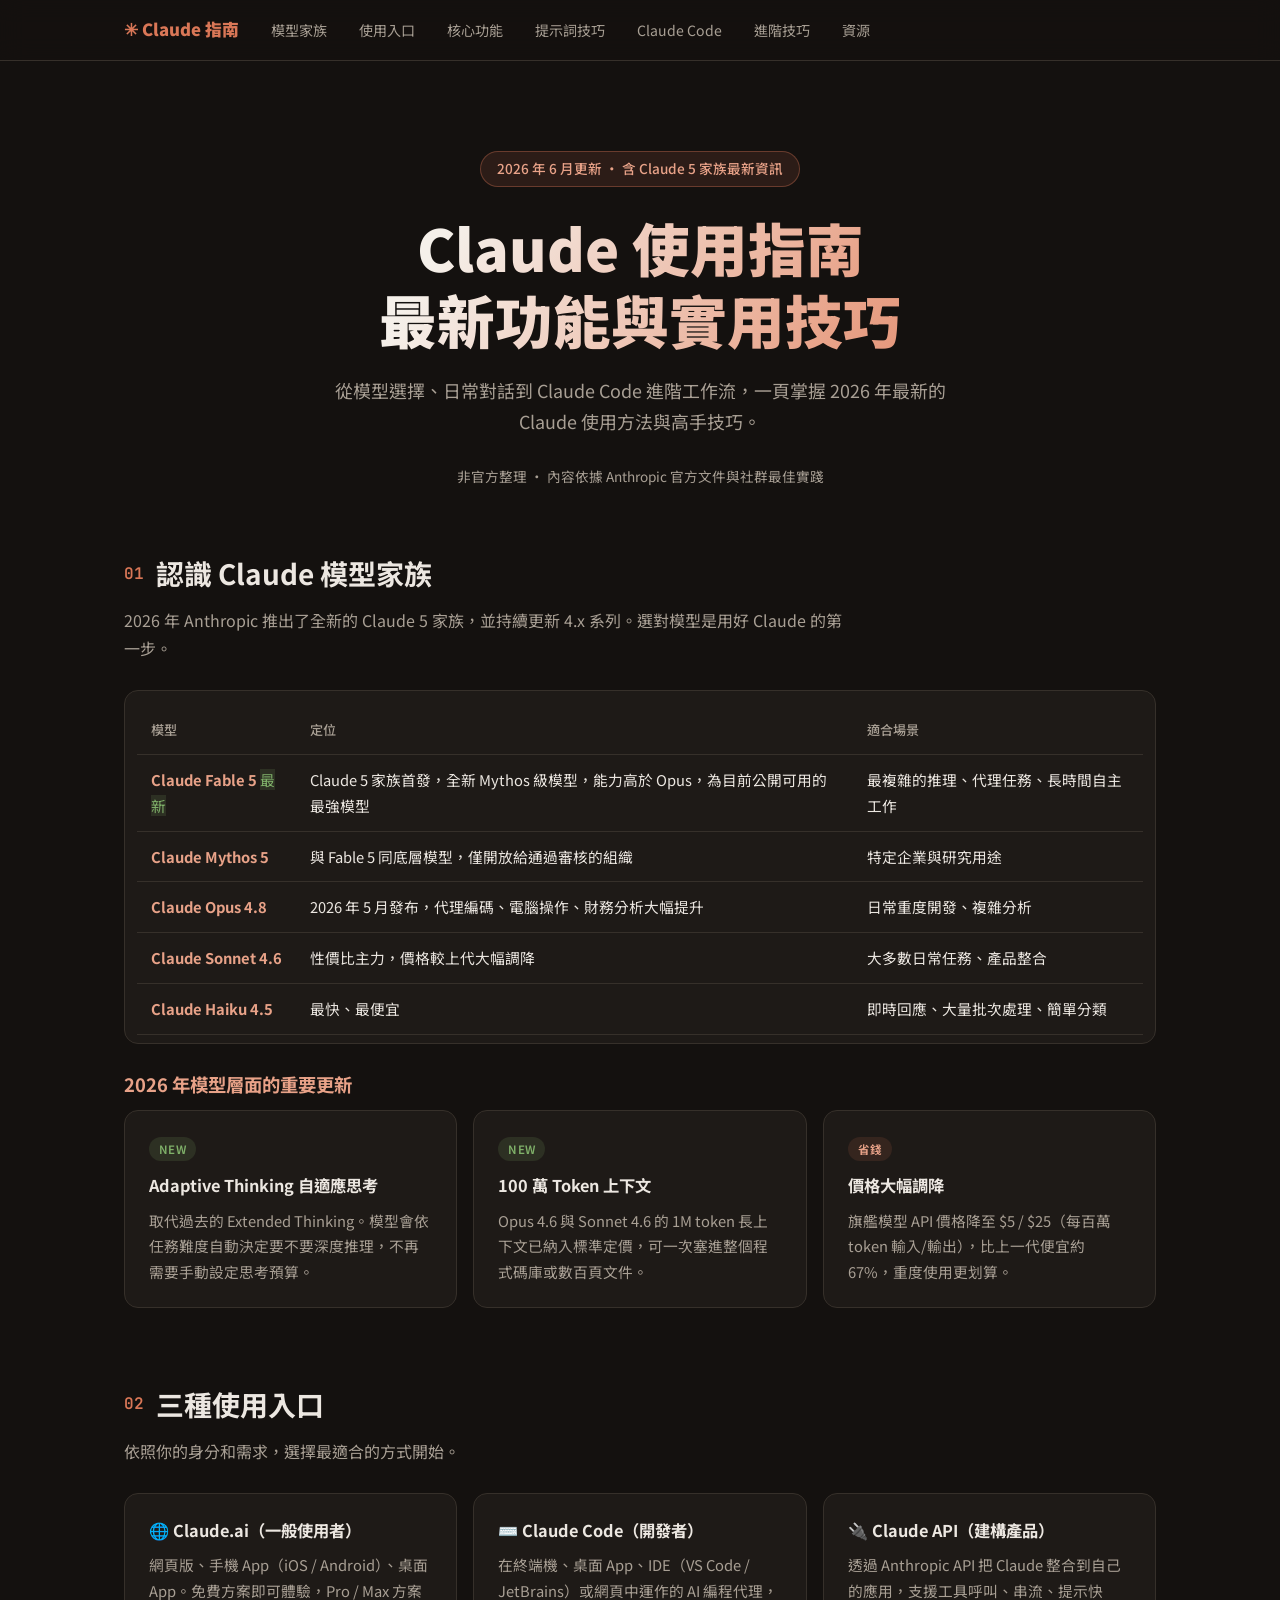
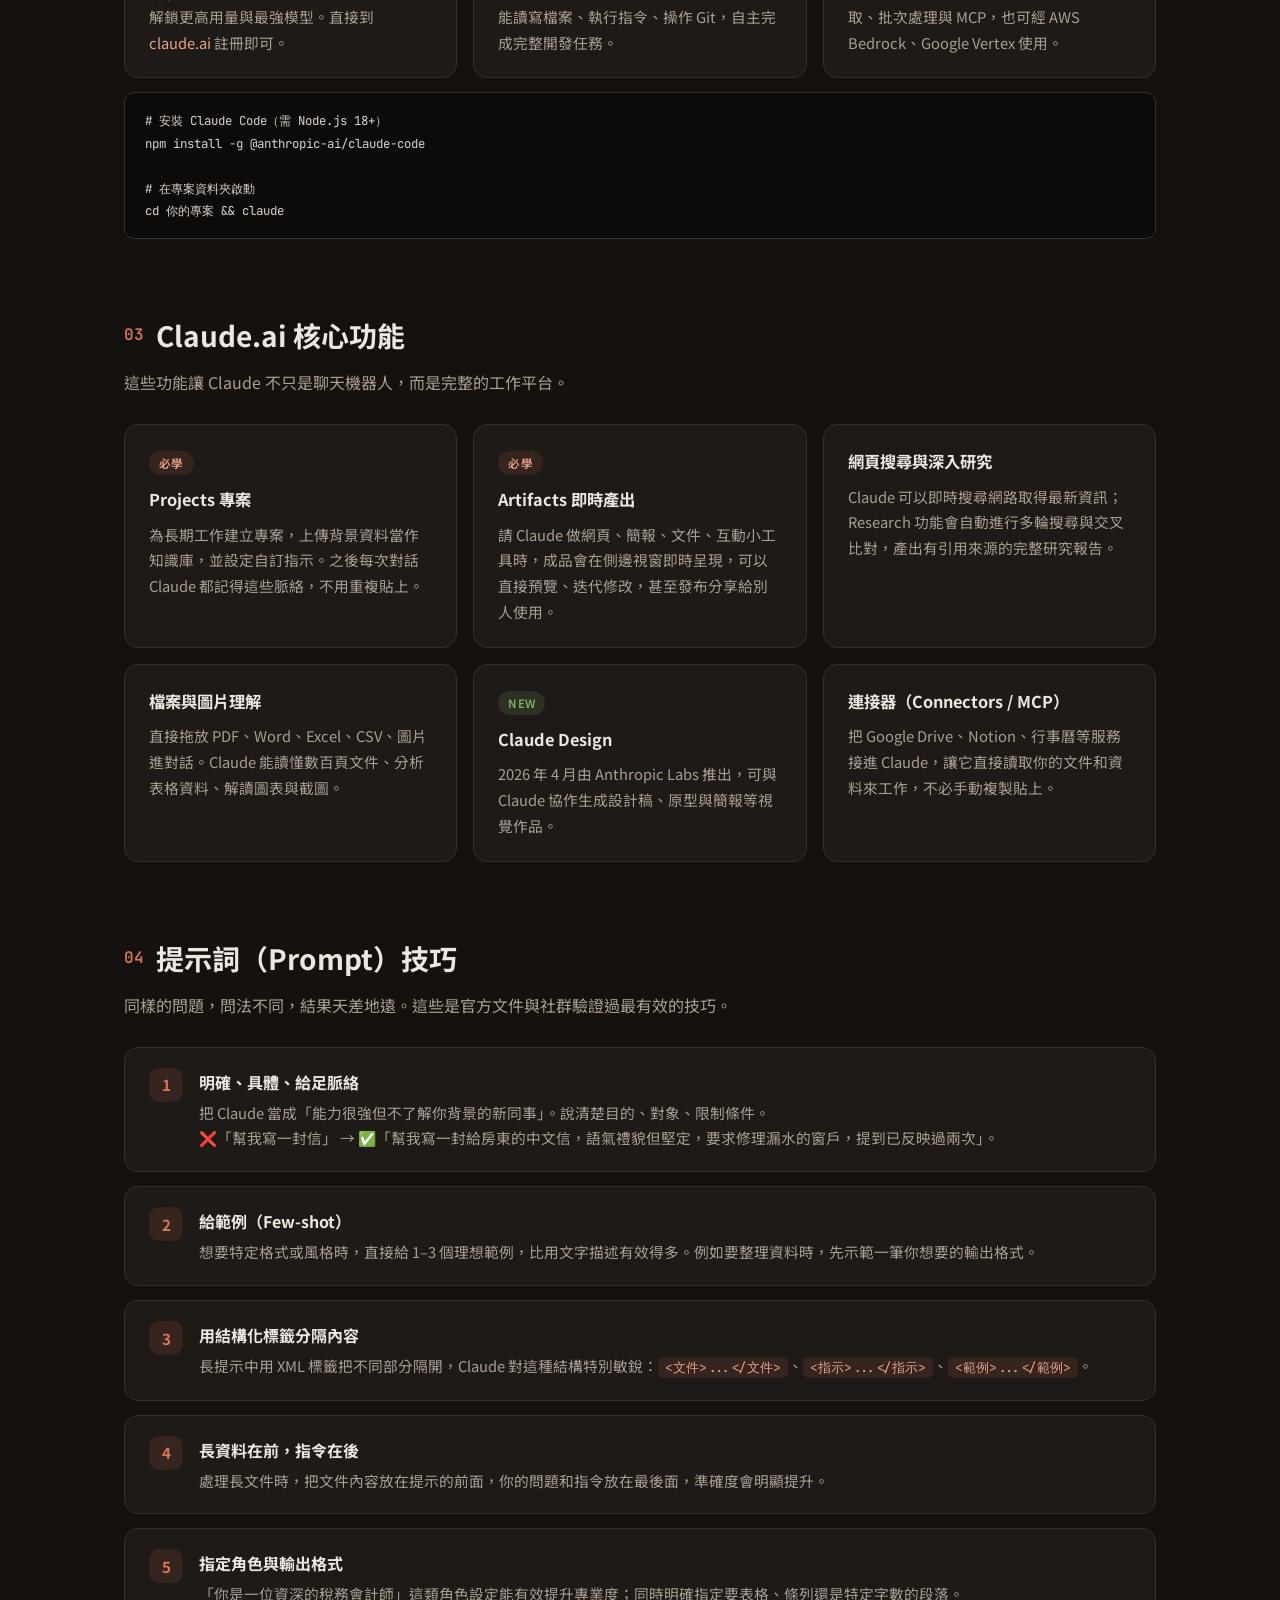
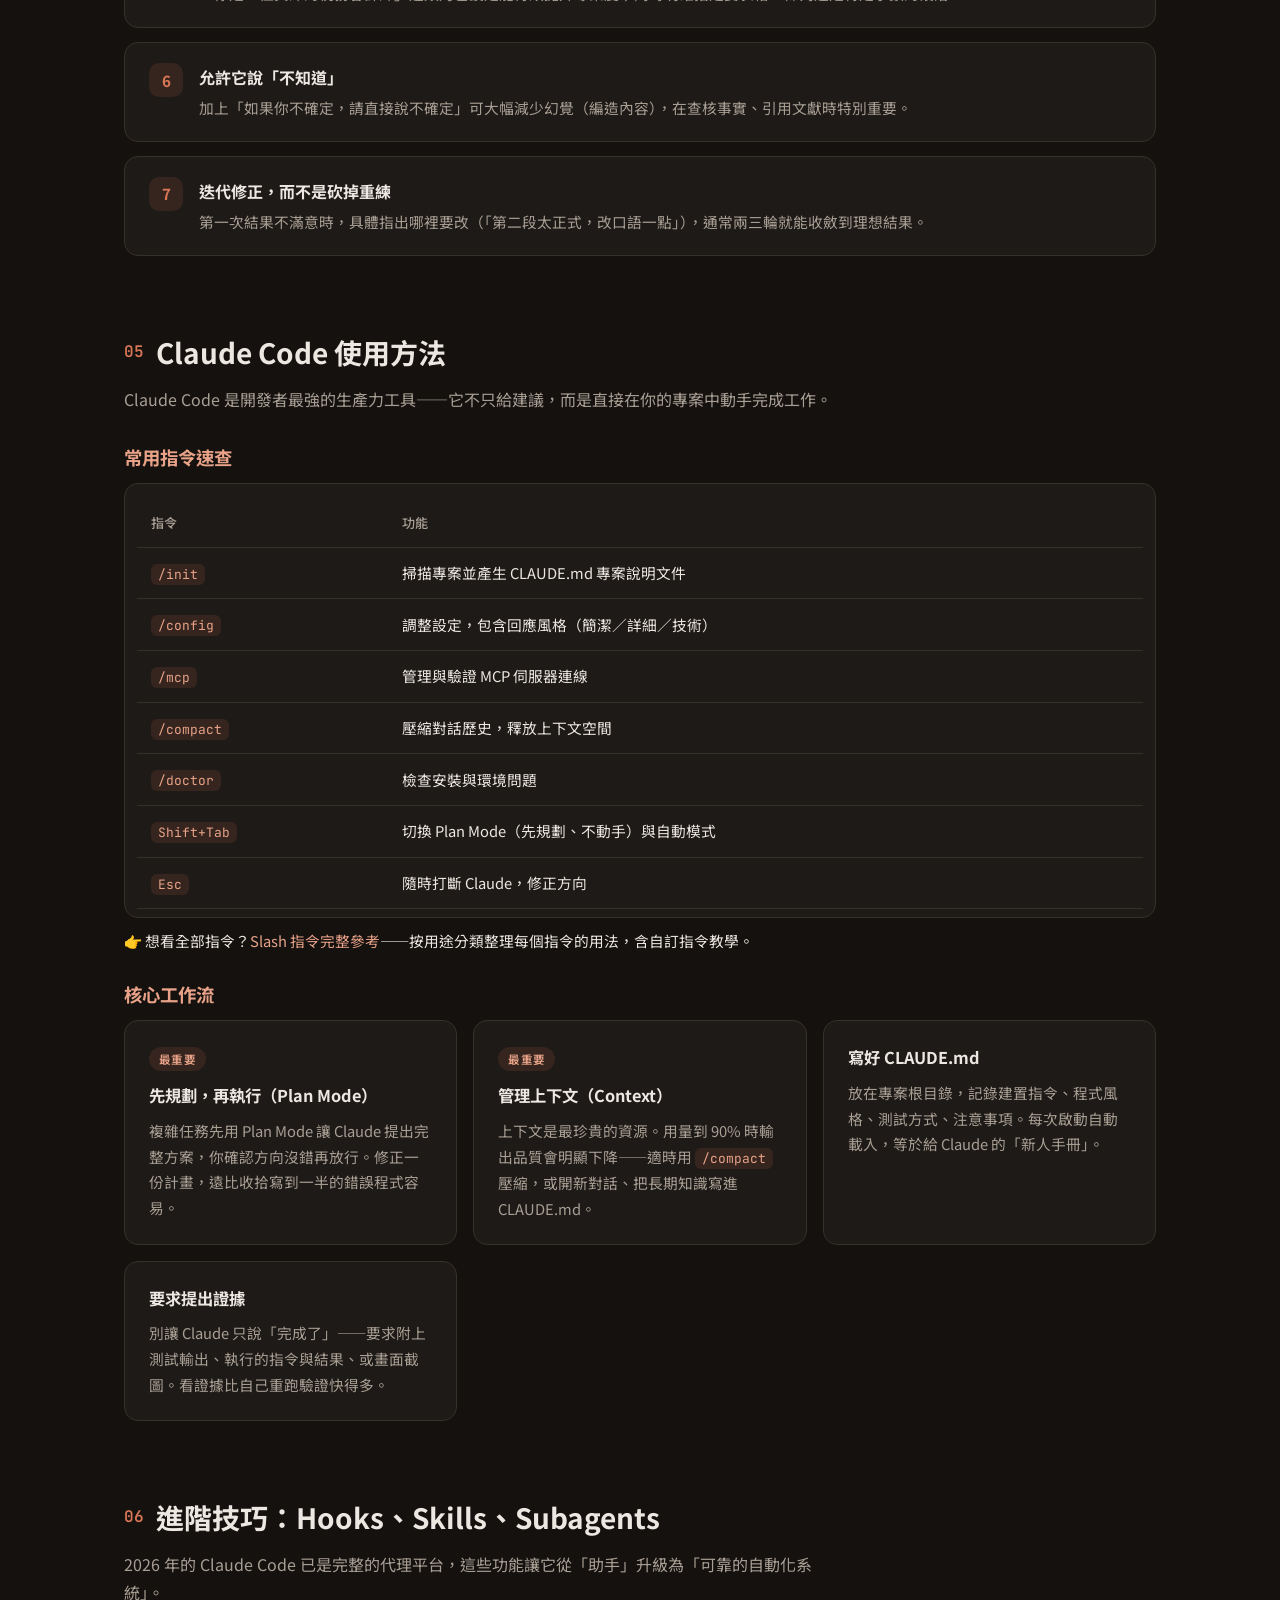
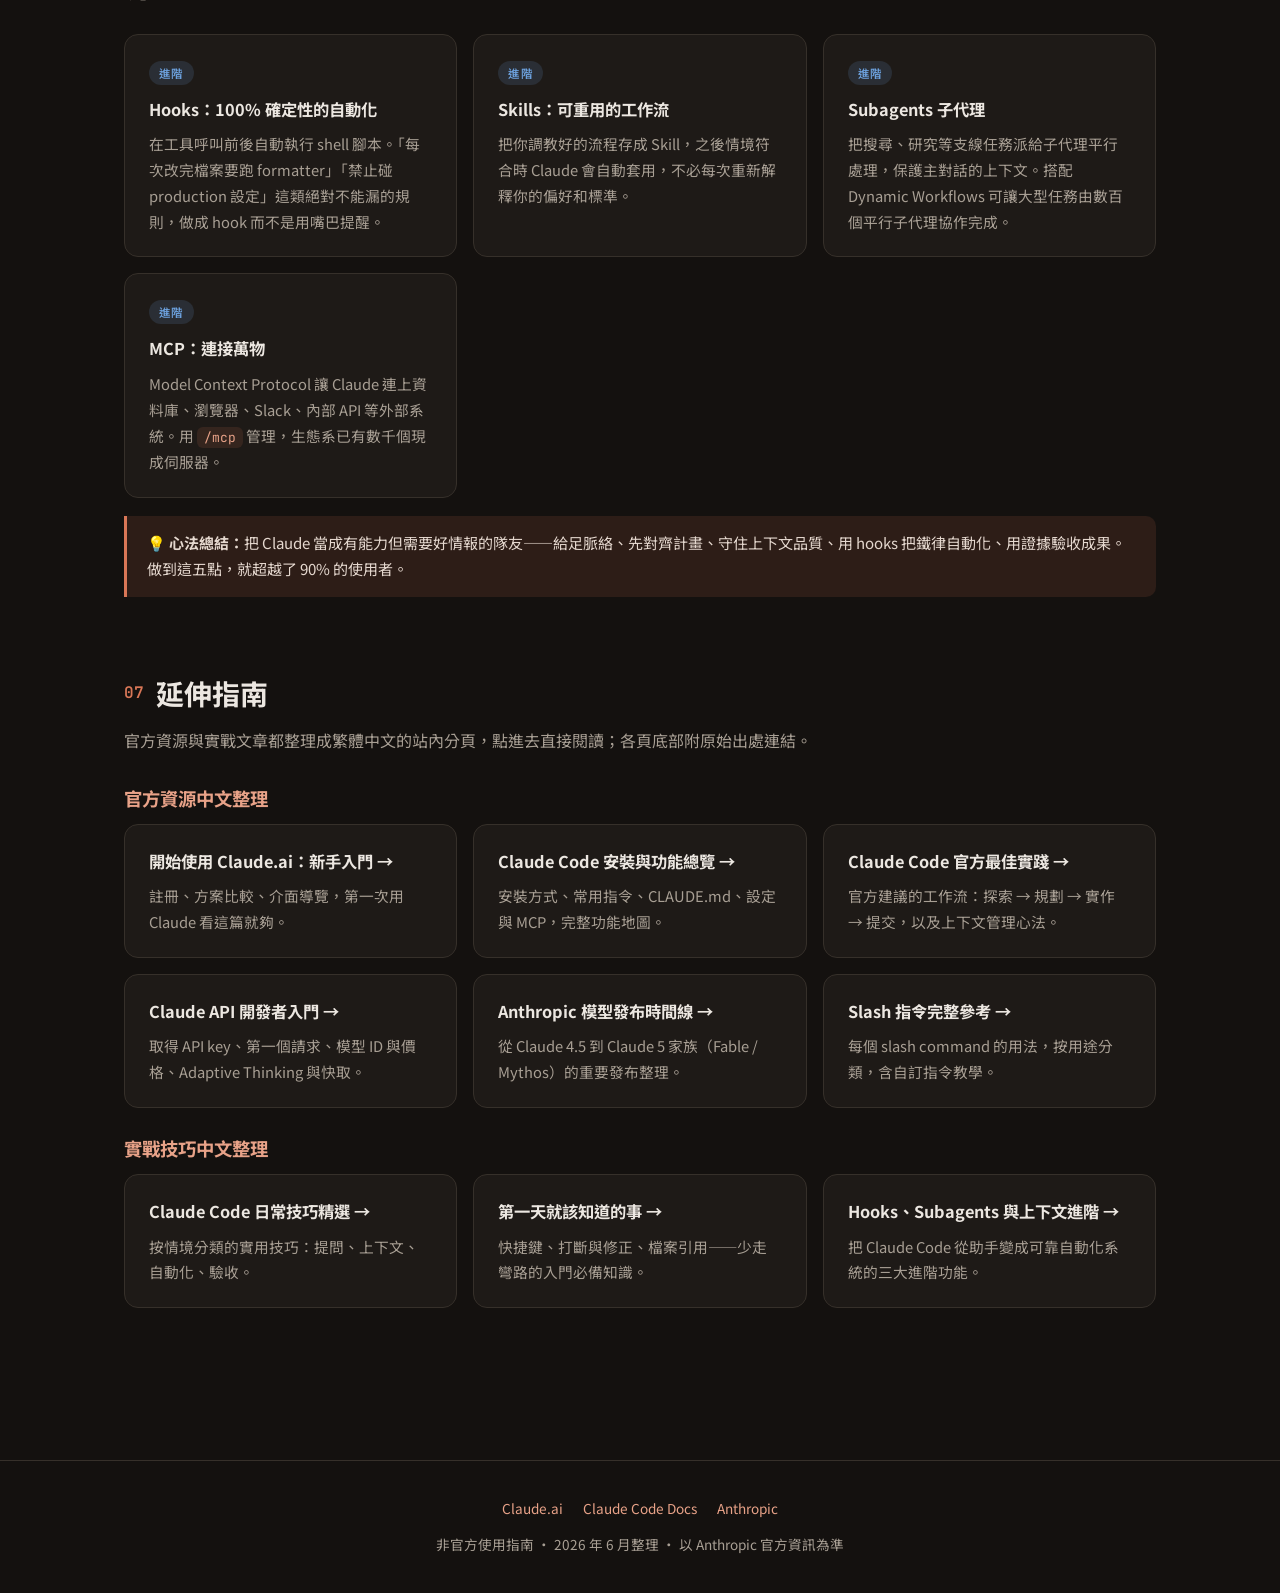
<file: index.html>
<!DOCTYPE html>
<html lang="zh-Hant">
<head>
<meta charset="UTF-8">
<meta name="viewport" content="width=device-width, initial-scale=1.0">
<title>Claude 使用指南 2026 — 最新功能與實用技巧</title>
<meta name="description" content="整理 2026 年最新的 Claude 使用方法：模型家族介紹、Claude.ai 功能、提示詞技巧、Claude Code 進階用法一次掌握。">
<link rel="preconnect" href="https://fonts.googleapis.com">
<link rel="preconnect" href="https://fonts.gstatic.com" crossorigin>
<link href="https://fonts.googleapis.com/css2?family=Noto+Sans+TC:wght@400;500;700;900&family=JetBrains+Mono:wght@400;600&display=swap" rel="stylesheet">
<link rel="stylesheet" href="style.css">
</head>
<body>

<nav>
  <div class="nav-inner">
    <span class="nav-logo">✳ Claude 指南</span>
    <a class="nav-link" href="#models">模型家族</a>
    <a class="nav-link" href="#start">使用入口</a>
    <a class="nav-link" href="#features">核心功能</a>
    <a class="nav-link" href="#prompting">提示詞技巧</a>
    <a class="nav-link" href="#claude-code">Claude Code</a>
    <a class="nav-link" href="#advanced">進階技巧</a>
    <a class="nav-link" href="#resources">資源</a>
  </div>
</nav>

<header>
  <div class="hero-badge">2026 年 6 月更新 · 含 Claude 5 家族最新資訊</div>
  <h1>Claude 使用指南<br>最新功能與實用技巧</h1>
  <p class="hero-sub">從模型選擇、日常對話到 Claude Code 進階工作流，一頁掌握 2026 年最新的 Claude 使用方法與高手技巧。</p>
  <div class="hero-meta">非官方整理 · 內容依據 Anthropic 官方文件與社群最佳實踐</div>
</header>

<main>

<!-- ============ 模型家族 ============ -->
<section id="models">
  <h2><span class="sec-num">01</span>認識 Claude 模型家族</h2>
  <p class="sec-desc">2026 年 Anthropic 推出了全新的 Claude 5 家族，並持續更新 4.x 系列。選對模型是用好 Claude 的第一步。</p>

  <div class="table-wrap">
    <table>
      <thead>
        <tr><th>模型</th><th>定位</th><th>適合場景</th></tr>
      </thead>
      <tbody>
        <tr>
          <td><strong>Claude Fable 5</strong> <span class="tag tag-new">最新</span></td>
          <td>Claude 5 家族首發，全新 Mythos 級模型，能力高於 Opus，為目前公開可用的最強模型</td>
          <td>最複雜的推理、代理任務、長時間自主工作</td>
        </tr>
        <tr>
          <td><strong>Claude Mythos 5</strong></td>
          <td>與 Fable 5 同底層模型，僅開放給通過審核的組織</td>
          <td>特定企業與研究用途</td>
        </tr>
        <tr>
          <td><strong>Claude Opus 4.8</strong></td>
          <td>2026 年 5 月發布，代理編碼、電腦操作、財務分析大幅提升</td>
          <td>日常重度開發、複雜分析</td>
        </tr>
        <tr>
          <td><strong>Claude Sonnet 4.6</strong></td>
          <td>性價比主力，價格較上代大幅調降</td>
          <td>大多數日常任務、產品整合</td>
        </tr>
        <tr>
          <td><strong>Claude Haiku 4.5</strong></td>
          <td>最快、最便宜</td>
          <td>即時回應、大量批次處理、簡單分類</td>
        </tr>
      </tbody>
    </table>
  </div>

  <h3>2026 年模型層面的重要更新</h3>
  <div class="grid grid-3">
    <div class="card">
      <span class="tag tag-new">NEW</span>
      <h4>Adaptive Thinking 自適應思考</h4>
      <p>取代過去的 Extended Thinking。模型會依任務難度自動決定要不要深度推理，不再需要手動設定思考預算。</p>
    </div>
    <div class="card">
      <span class="tag tag-new">NEW</span>
      <h4>100 萬 Token 上下文</h4>
      <p>Opus 4.6 與 Sonnet 4.6 的 1M token 長上下文已納入標準定價，可一次塞進整個程式碼庫或數百頁文件。</p>
    </div>
    <div class="card">
      <span class="tag tag-hot">省錢</span>
      <h4>價格大幅調降</h4>
      <p>旗艦模型 API 價格降至 $5 / $25（每百萬 token 輸入/輸出），比上一代便宜約 67%，重度使用更划算。</p>
    </div>
  </div>
</section>

<!-- ============ 使用入口 ============ -->
<section id="start">
  <h2><span class="sec-num">02</span>三種使用入口</h2>
  <p class="sec-desc">依照你的身分和需求，選擇最適合的方式開始。</p>
  <div class="grid grid-3">
    <div class="card">
      <h4>🌐 Claude.ai（一般使用者）</h4>
      <p>網頁版、手機 App（iOS / Android）、桌面 App。免費方案即可體驗，Pro / Max 方案解鎖更高用量與最強模型。直接到 <a href="https://claude.ai" target="_blank" rel="noopener">claude.ai</a> 註冊即可。</p>
    </div>
    <div class="card">
      <h4>⌨️ Claude Code（開發者）</h4>
      <p>在終端機、桌面 App、IDE（VS Code / JetBrains）或網頁中運作的 AI 編程代理，能讀寫檔案、執行指令、操作 Git，自主完成完整開發任務。</p>
    </div>
    <div class="card">
      <h4>🔌 Claude API（建構產品）</h4>
      <p>透過 Anthropic API 把 Claude 整合到自己的應用，支援工具呼叫、串流、提示快取、批次處理與 MCP，也可經 AWS Bedrock、Google Vertex 使用。</p>
    </div>
  </div>
  <pre><code># 安裝 Claude Code（需 Node.js 18+）
npm install -g @anthropic-ai/claude-code

# 在專案資料夾啟動
cd 你的專案 && claude</code></pre>
</section>

<!-- ============ 核心功能 ============ -->
<section id="features">
  <h2><span class="sec-num">03</span>Claude.ai 核心功能</h2>
  <p class="sec-desc">這些功能讓 Claude 不只是聊天機器人，而是完整的工作平台。</p>
  <div class="grid grid-2">
    <div class="card">
      <span class="tag tag-hot">必學</span>
      <h4>Projects 專案</h4>
      <p>為長期工作建立專案，上傳背景資料當作知識庫，並設定自訂指示。之後每次對話 Claude 都記得這些脈絡，不用重複貼上。</p>
    </div>
    <div class="card">
      <span class="tag tag-hot">必學</span>
      <h4>Artifacts 即時產出</h4>
      <p>請 Claude 做網頁、簡報、文件、互動小工具時，成品會在側邊視窗即時呈現，可以直接預覽、迭代修改，甚至發布分享給別人使用。</p>
    </div>
    <div class="card">
      <h4>網頁搜尋與深入研究</h4>
      <p>Claude 可以即時搜尋網路取得最新資訊；Research 功能會自動進行多輪搜尋與交叉比對，產出有引用來源的完整研究報告。</p>
    </div>
    <div class="card">
      <h4>檔案與圖片理解</h4>
      <p>直接拖放 PDF、Word、Excel、CSV、圖片進對話。Claude 能讀懂數百頁文件、分析表格資料、解讀圖表與截圖。</p>
    </div>
    <div class="card">
      <span class="tag tag-new">NEW</span>
      <h4>Claude Design</h4>
      <p>2026 年 4 月由 Anthropic Labs 推出，可與 Claude 協作生成設計稿、原型與簡報等視覺作品。</p>
    </div>
    <div class="card">
      <h4>連接器（Connectors / MCP）</h4>
      <p>把 Google Drive、Notion、行事曆等服務接進 Claude，讓它直接讀取你的文件和資料來工作，不必手動複製貼上。</p>
    </div>
  </div>
</section>

<!-- ============ 提示詞技巧 ============ -->
<section id="prompting">
  <h2><span class="sec-num">04</span>提示詞（Prompt）技巧</h2>
  <p class="sec-desc">同樣的問題，問法不同，結果天差地遠。這些是官方文件與社群驗證過最有效的技巧。</p>

  <div class="tip">
    <div class="tip-num">1</div>
    <div>
      <h4>明確、具體、給足脈絡</h4>
      <p>把 Claude 當成「能力很強但不了解你背景的新同事」。說清楚目的、對象、限制條件。<br>❌「幫我寫一封信」 → ✅「幫我寫一封給房東的中文信，語氣禮貌但堅定，要求修理漏水的窗戶，提到已反映過兩次」。</p>
    </div>
  </div>
  <div class="tip">
    <div class="tip-num">2</div>
    <div>
      <h4>給範例（Few-shot）</h4>
      <p>想要特定格式或風格時，直接給 1–3 個理想範例，比用文字描述有效得多。例如要整理資料時，先示範一筆你想要的輸出格式。</p>
    </div>
  </div>
  <div class="tip">
    <div class="tip-num">3</div>
    <div>
      <h4>用結構化標籤分隔內容</h4>
      <p>長提示中用 XML 標籤把不同部分隔開，Claude 對這種結構特別敏銳：<code>&lt;文件&gt;...&lt;/文件&gt;</code>、<code>&lt;指示&gt;...&lt;/指示&gt;</code>、<code>&lt;範例&gt;...&lt;/範例&gt;</code>。</p>
    </div>
  </div>
  <div class="tip">
    <div class="tip-num">4</div>
    <div>
      <h4>長資料在前，指令在後</h4>
      <p>處理長文件時，把文件內容放在提示的前面，你的問題和指令放在最後面，準確度會明顯提升。</p>
    </div>
  </div>
  <div class="tip">
    <div class="tip-num">5</div>
    <div>
      <h4>指定角色與輸出格式</h4>
      <p>「你是一位資深的稅務會計師」這類角色設定能有效提升專業度；同時明確指定要表格、條列還是特定字數的段落。</p>
    </div>
  </div>
  <div class="tip">
    <div class="tip-num">6</div>
    <div>
      <h4>允許它說「不知道」</h4>
      <p>加上「如果你不確定，請直接說不確定」可大幅減少幻覺（編造內容），在查核事實、引用文獻時特別重要。</p>
    </div>
  </div>
  <div class="tip">
    <div class="tip-num">7</div>
    <div>
      <h4>迭代修正，而不是砍掉重練</h4>
      <p>第一次結果不滿意時，具體指出哪裡要改（「第二段太正式，改口語一點」），通常兩三輪就能收斂到理想結果。</p>
    </div>
  </div>
</section>

<!-- ============ Claude Code ============ -->
<section id="claude-code">
  <h2><span class="sec-num">05</span>Claude Code 使用方法</h2>
  <p class="sec-desc">Claude Code 是開發者最強的生產力工具——它不只給建議，而是直接在你的專案中動手完成工作。</p>

  <h3>常用指令速查</h3>
  <div class="table-wrap">
    <table>
      <thead><tr><th>指令</th><th>功能</th></tr></thead>
      <tbody>
        <tr><td><code>/init</code></td><td>掃描專案並產生 CLAUDE.md 專案說明文件</td></tr>
        <tr><td><code>/config</code></td><td>調整設定，包含回應風格（簡潔／詳細／技術）</td></tr>
        <tr><td><code>/mcp</code></td><td>管理與驗證 MCP 伺服器連線</td></tr>
        <tr><td><code>/compact</code></td><td>壓縮對話歷史，釋放上下文空間</td></tr>
        <tr><td><code>/doctor</code></td><td>檢查安裝與環境問題</td></tr>
        <tr><td><code>Shift+Tab</code></td><td>切換 Plan Mode（先規劃、不動手）與自動模式</td></tr>
        <tr><td><code>Esc</code></td><td>隨時打斷 Claude，修正方向</td></tr>
      </tbody>
    </table>
  </div>
  <p style="margin-top:10px; font-size:.92rem;">👉 想看全部指令？<a href="guides/slash-commands.html">Slash 指令完整參考</a>——按用途分類整理每個指令的用法，含自訂指令教學。</p>

  <h3>核心工作流</h3>
  <div class="grid grid-2">
    <div class="card">
      <span class="tag tag-hot">最重要</span>
      <h4>先規劃，再執行（Plan Mode）</h4>
      <p>複雜任務先用 Plan Mode 讓 Claude 提出完整方案，你確認方向沒錯再放行。修正一份計畫，遠比收拾寫到一半的錯誤程式容易。</p>
    </div>
    <div class="card">
      <span class="tag tag-hot">最重要</span>
      <h4>管理上下文（Context）</h4>
      <p>上下文是最珍貴的資源。用量到 90% 時輸出品質會明顯下降——適時用 <code>/compact</code> 壓縮，或開新對話、把長期知識寫進 CLAUDE.md。</p>
    </div>
    <div class="card">
      <h4>寫好 CLAUDE.md</h4>
      <p>放在專案根目錄，記錄建置指令、程式風格、測試方式、注意事項。每次啟動自動載入，等於給 Claude 的「新人手冊」。</p>
    </div>
    <div class="card">
      <h4>要求提出證據</h4>
      <p>別讓 Claude 只說「完成了」——要求附上測試輸出、執行的指令與結果、或畫面截圖。看證據比自己重跑驗證快得多。</p>
    </div>
  </div>
</section>

<!-- ============ 進階技巧 ============ -->
<section id="advanced">
  <h2><span class="sec-num">06</span>進階技巧：Hooks、Skills、Subagents</h2>
  <p class="sec-desc">2026 年的 Claude Code 已是完整的代理平台，這些功能讓它從「助手」升級為「可靠的自動化系統」。</p>

  <div class="grid grid-2">
    <div class="card">
      <span class="tag tag-pro">進階</span>
      <h4>Hooks：100% 確定性的自動化</h4>
      <p>在工具呼叫前後自動執行 shell 腳本。「每次改完檔案要跑 formatter」「禁止碰 production 設定」這類絕對不能漏的規則，做成 hook 而不是用嘴巴提醒。</p>
    </div>
    <div class="card">
      <span class="tag tag-pro">進階</span>
      <h4>Skills：可重用的工作流</h4>
      <p>把你調教好的流程存成 Skill，之後情境符合時 Claude 會自動套用，不必每次重新解釋你的偏好和標準。</p>
    </div>
    <div class="card">
      <span class="tag tag-pro">進階</span>
      <h4>Subagents 子代理</h4>
      <p>把搜尋、研究等支線任務派給子代理平行處理，保護主對話的上下文。搭配 Dynamic Workflows 可讓大型任務由數百個平行子代理協作完成。</p>
    </div>
    <div class="card">
      <span class="tag tag-pro">進階</span>
      <h4>MCP：連接萬物</h4>
      <p>Model Context Protocol 讓 Claude 連上資料庫、瀏覽器、Slack、內部 API 等外部系統。用 <code>/mcp</code> 管理，生態系已有數千個現成伺服器。</p>
    </div>
  </div>

  <div class="callout">
    💡 <strong>心法總結：</strong>把 Claude 當成有能力但需要好情報的隊友——給足脈絡、先對齊計畫、守住上下文品質、用 hooks 把鐵律自動化、用證據驗收成果。做到這五點，就超越了 90% 的使用者。
  </div>
</section>

<!-- ============ 延伸指南 ============ -->
<section id="resources">
  <h2><span class="sec-num">07</span>延伸指南</h2>
  <p class="sec-desc">官方資源與實戰文章都整理成繁體中文的站內分頁，點進去直接閱讀；各頁底部附原始出處連結。</p>

  <h3>官方資源中文整理</h3>
  <div class="grid grid-2">
    <div class="card">
      <h4><a href="guides/claude-ai-getting-started.html">開始使用 Claude.ai：新手入門 →</a></h4>
      <p>註冊、方案比較、介面導覽，第一次用 Claude 看這篇就夠。</p>
    </div>
    <div class="card">
      <h4><a href="guides/claude-code-docs.html">Claude Code 安裝與功能總覽 →</a></h4>
      <p>安裝方式、常用指令、CLAUDE.md、設定與 MCP，完整功能地圖。</p>
    </div>
    <div class="card">
      <h4><a href="guides/claude-code-best-practices.html">Claude Code 官方最佳實踐 →</a></h4>
      <p>官方建議的工作流：探索 → 規劃 → 實作 → 提交，以及上下文管理心法。</p>
    </div>
    <div class="card">
      <h4><a href="guides/claude-api.html">Claude API 開發者入門 →</a></h4>
      <p>取得 API key、第一個請求、模型 ID 與價格、Adaptive Thinking 與快取。</p>
    </div>
    <div class="card">
      <h4><a href="guides/anthropic-news.html">Anthropic 模型發布時間線 →</a></h4>
      <p>從 Claude 4.5 到 Claude 5 家族（Fable / Mythos）的重要發布整理。</p>
    </div>
    <div class="card">
      <h4><a href="guides/slash-commands.html">Slash 指令完整參考 →</a></h4>
      <p>每個 slash command 的用法，按用途分類，含自訂指令教學。</p>
    </div>
  </div>

  <h3>實戰技巧中文整理</h3>
  <div class="grid grid-2">
    <div class="card">
      <h4><a href="guides/claude-code-50-tips.html">Claude Code 日常技巧精選 →</a></h4>
      <p>按情境分類的實用技巧：提問、上下文、自動化、驗收。</p>
    </div>
    <div class="card">
      <h4><a href="guides/claude-code-day-one.html">第一天就該知道的事 →</a></h4>
      <p>快捷鍵、打斷與修正、檔案引用——少走彎路的入門必備知識。</p>
    </div>
    <div class="card">
      <h4><a href="guides/claude-code-advanced.html">Hooks、Subagents 與上下文進階 →</a></h4>
      <p>把 Claude Code 從助手變成可靠自動化系統的三大進階功能。</p>
    </div>
  </div>
</section>

</main>

<footer>
  <div class="links">
    <a href="https://claude.ai" target="_blank" rel="noopener">Claude.ai</a>
    <a href="https://code.claude.com/docs" target="_blank" rel="noopener">Claude Code Docs</a>
    <a href="https://www.anthropic.com" target="_blank" rel="noopener">Anthropic</a>
  </div>
  <div>非官方使用指南 · 2026 年 6 月整理 · 以 Anthropic 官方資訊為準</div>
</footer>

</body>
</html>
</file>
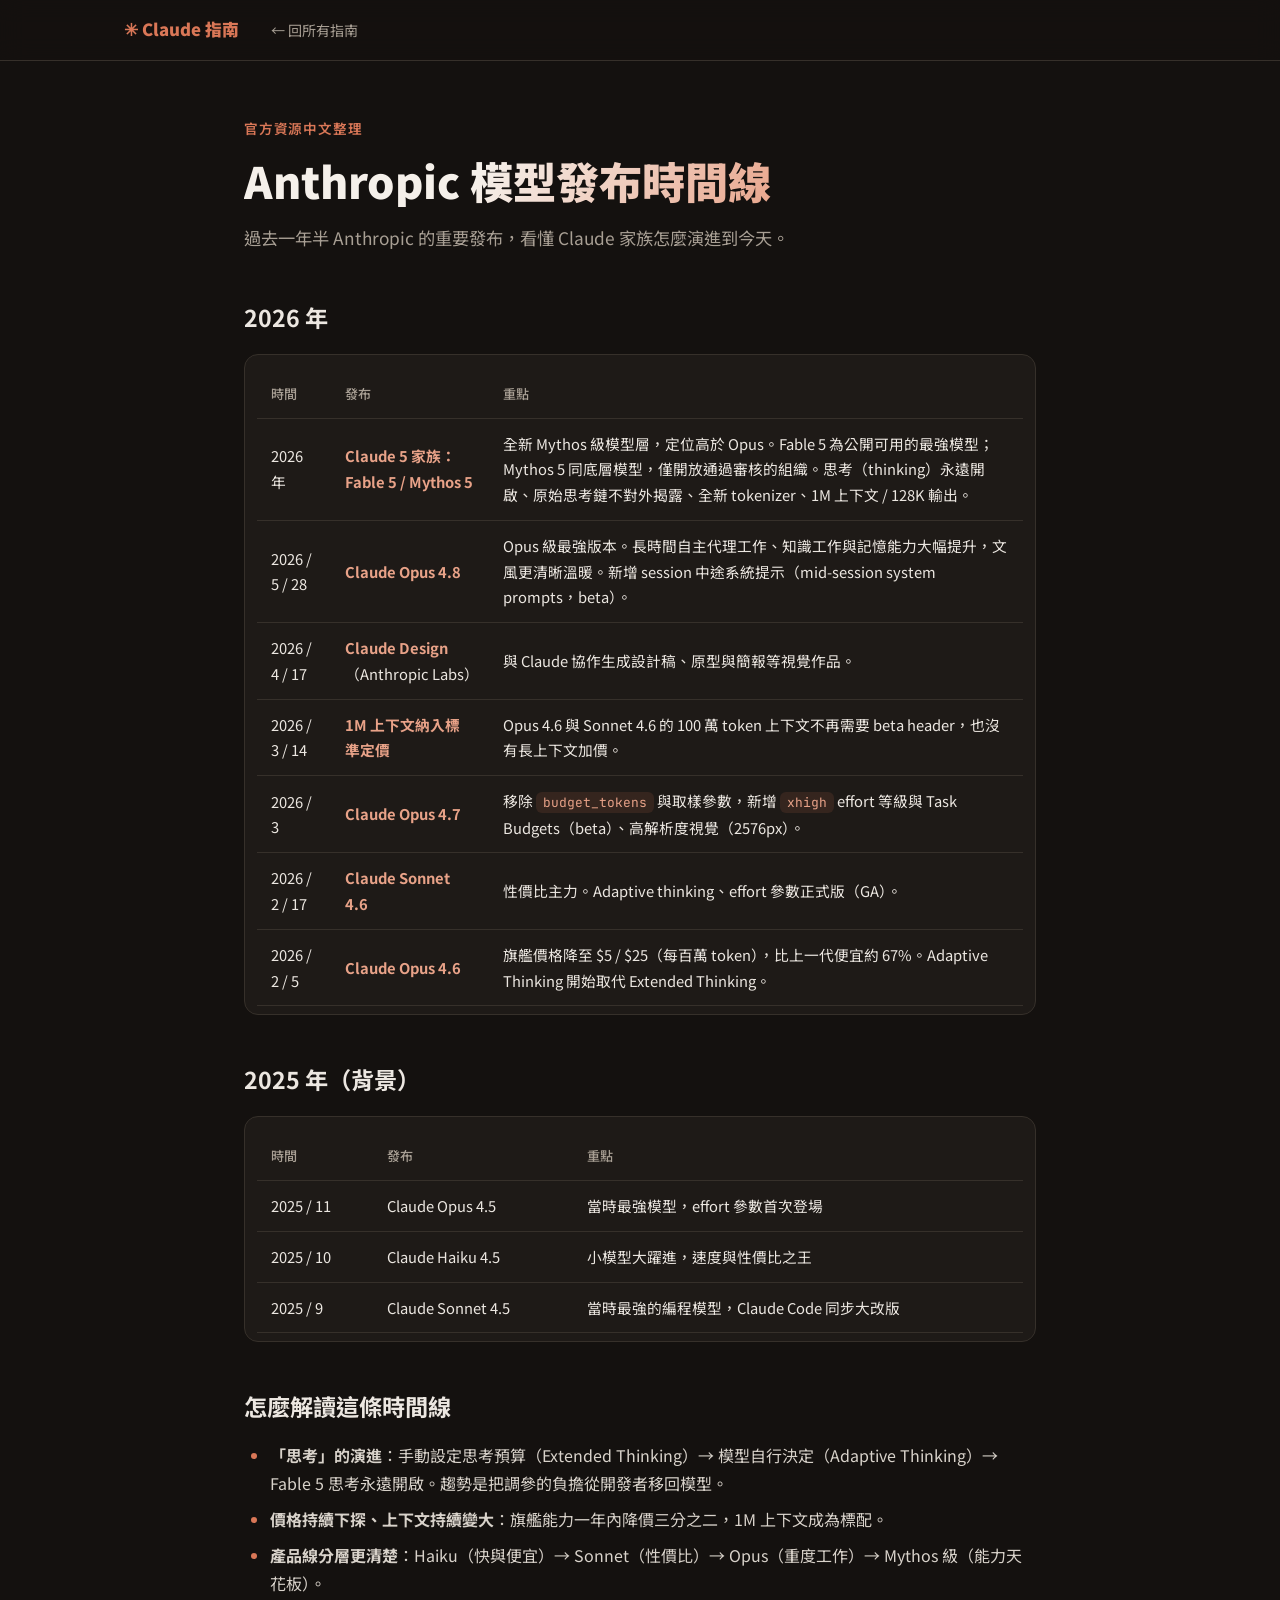
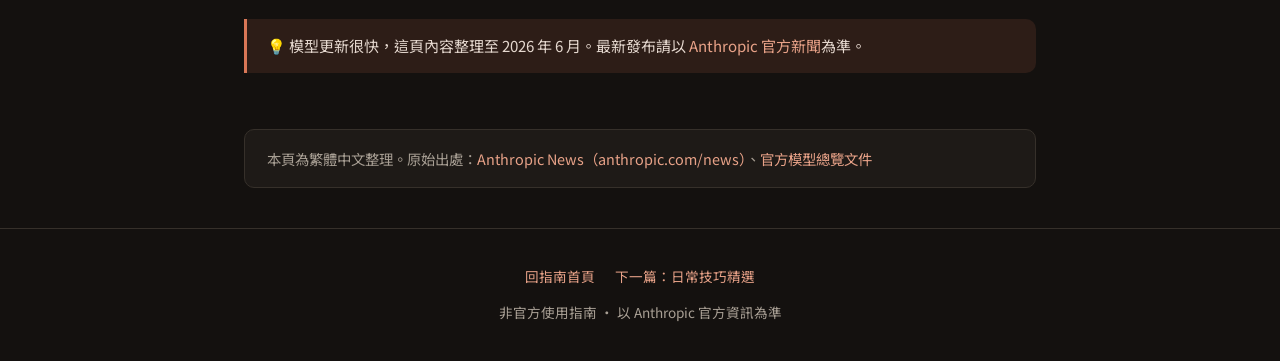
<file: guides/anthropic-news.html>
<!DOCTYPE html>
<html lang="zh-Hant">
<head>
<meta charset="UTF-8">
<meta name="viewport" content="width=device-width, initial-scale=1.0">
<title>Anthropic 模型發布時間線 — Claude 使用指南</title>
<meta name="description" content="2025–2026 年 Anthropic 重要發布整理：從 Claude 4.5 系列到 Claude 5 家族（Fable / Mythos），繁體中文時間線。">
<link rel="preconnect" href="https://fonts.googleapis.com">
<link rel="preconnect" href="https://fonts.gstatic.com" crossorigin>
<link href="https://fonts.googleapis.com/css2?family=Noto+Sans+TC:wght@400;500;700;900&family=JetBrains+Mono:wght@400;600&display=swap" rel="stylesheet">
<link rel="stylesheet" href="../style.css">
</head>
<body>

<nav>
  <div class="nav-inner">
    <a class="nav-logo" href="../index.html">✳ Claude 指南</a>
    <a class="nav-link" href="../index.html#resources">← 回所有指南</a>
  </div>
</nav>

<main class="article">
  <div class="crumb">官方資源中文整理</div>
  <h1>Anthropic 模型發布時間線</h1>
  <p class="lead">過去一年半 Anthropic 的重要發布，看懂 Claude 家族怎麼演進到今天。</p>

  <h2>2026 年</h2>
  <div class="table-wrap">
    <table>
      <thead><tr><th>時間</th><th>發布</th><th>重點</th></tr></thead>
      <tbody>
        <tr>
          <td>2026 年</td>
          <td><strong>Claude 5 家族：Fable 5 / Mythos 5</strong></td>
          <td>全新 Mythos 級模型層，定位高於 Opus。Fable 5 為公開可用的最強模型；Mythos 5 同底層模型，僅開放通過審核的組織。思考（thinking）永遠開啟、原始思考鏈不對外揭露、全新 tokenizer、1M 上下文 / 128K 輸出。</td>
        </tr>
        <tr>
          <td>2026 / 5 / 28</td>
          <td><strong>Claude Opus 4.8</strong></td>
          <td>Opus 級最強版本。長時間自主代理工作、知識工作與記憶能力大幅提升，文風更清晰溫暖。新增 session 中途系統提示（mid-session system prompts，beta）。</td>
        </tr>
        <tr>
          <td>2026 / 4 / 17</td>
          <td><strong>Claude Design</strong>（Anthropic Labs）</td>
          <td>與 Claude 協作生成設計稿、原型與簡報等視覺作品。</td>
        </tr>
        <tr>
          <td>2026 / 3 / 14</td>
          <td><strong>1M 上下文納入標準定價</strong></td>
          <td>Opus 4.6 與 Sonnet 4.6 的 100 萬 token 上下文不再需要 beta header，也沒有長上下文加價。</td>
        </tr>
        <tr>
          <td>2026 / 3</td>
          <td><strong>Claude Opus 4.7</strong></td>
          <td>移除 <code>budget_tokens</code> 與取樣參數，新增 <code>xhigh</code> effort 等級與 Task Budgets（beta）、高解析度視覺（2576px）。</td>
        </tr>
        <tr>
          <td>2026 / 2 / 17</td>
          <td><strong>Claude Sonnet 4.6</strong></td>
          <td>性價比主力。Adaptive thinking、effort 參數正式版（GA）。</td>
        </tr>
        <tr>
          <td>2026 / 2 / 5</td>
          <td><strong>Claude Opus 4.6</strong></td>
          <td>旗艦價格降至 $5 / $25（每百萬 token），比上一代便宜約 67%。Adaptive Thinking 開始取代 Extended Thinking。</td>
        </tr>
      </tbody>
    </table>
  </div>

  <h2>2025 年（背景）</h2>
  <div class="table-wrap">
    <table>
      <thead><tr><th>時間</th><th>發布</th><th>重點</th></tr></thead>
      <tbody>
        <tr><td>2025 / 11</td><td>Claude Opus 4.5</td><td>當時最強模型，effort 參數首次登場</td></tr>
        <tr><td>2025 / 10</td><td>Claude Haiku 4.5</td><td>小模型大躍進，速度與性價比之王</td></tr>
        <tr><td>2025 / 9</td><td>Claude Sonnet 4.5</td><td>當時最強的編程模型，Claude Code 同步大改版</td></tr>
      </tbody>
    </table>
  </div>

  <h2>怎麼解讀這條時間線</h2>
  <ul>
    <li><strong>「思考」的演進</strong>：手動設定思考預算（Extended Thinking）→ 模型自行決定（Adaptive Thinking）→ Fable 5 思考永遠開啟。趨勢是把調參的負擔從開發者移回模型。</li>
    <li><strong>價格持續下探、上下文持續變大</strong>：旗艦能力一年內降價三分之二，1M 上下文成為標配。</li>
    <li><strong>產品線分層更清楚</strong>：Haiku（快與便宜）→ Sonnet（性價比）→ Opus（重度工作）→ Mythos 級（能力天花板）。</li>
  </ul>

  <div class="callout">💡 模型更新很快，這頁內容整理至 2026 年 6 月。最新發布請以 <a href="https://www.anthropic.com/news" target="_blank" rel="noopener">Anthropic 官方新聞</a>為準。</div>

  <div class="source-note">本頁為繁體中文整理。原始出處：<a href="https://www.anthropic.com/news" target="_blank" rel="noopener">Anthropic News（anthropic.com/news）</a>、<a href="https://platform.claude.com/docs/en/about-claude/models/overview" target="_blank" rel="noopener">官方模型總覽文件</a></div>
</main>

<footer>
  <div class="links">
    <a href="../index.html">回指南首頁</a>
    <a href="claude-code-50-tips.html">下一篇：日常技巧精選</a>
  </div>
  <div>非官方使用指南 · 以 Anthropic 官方資訊為準</div>
</footer>

</body>
</html>
</file>
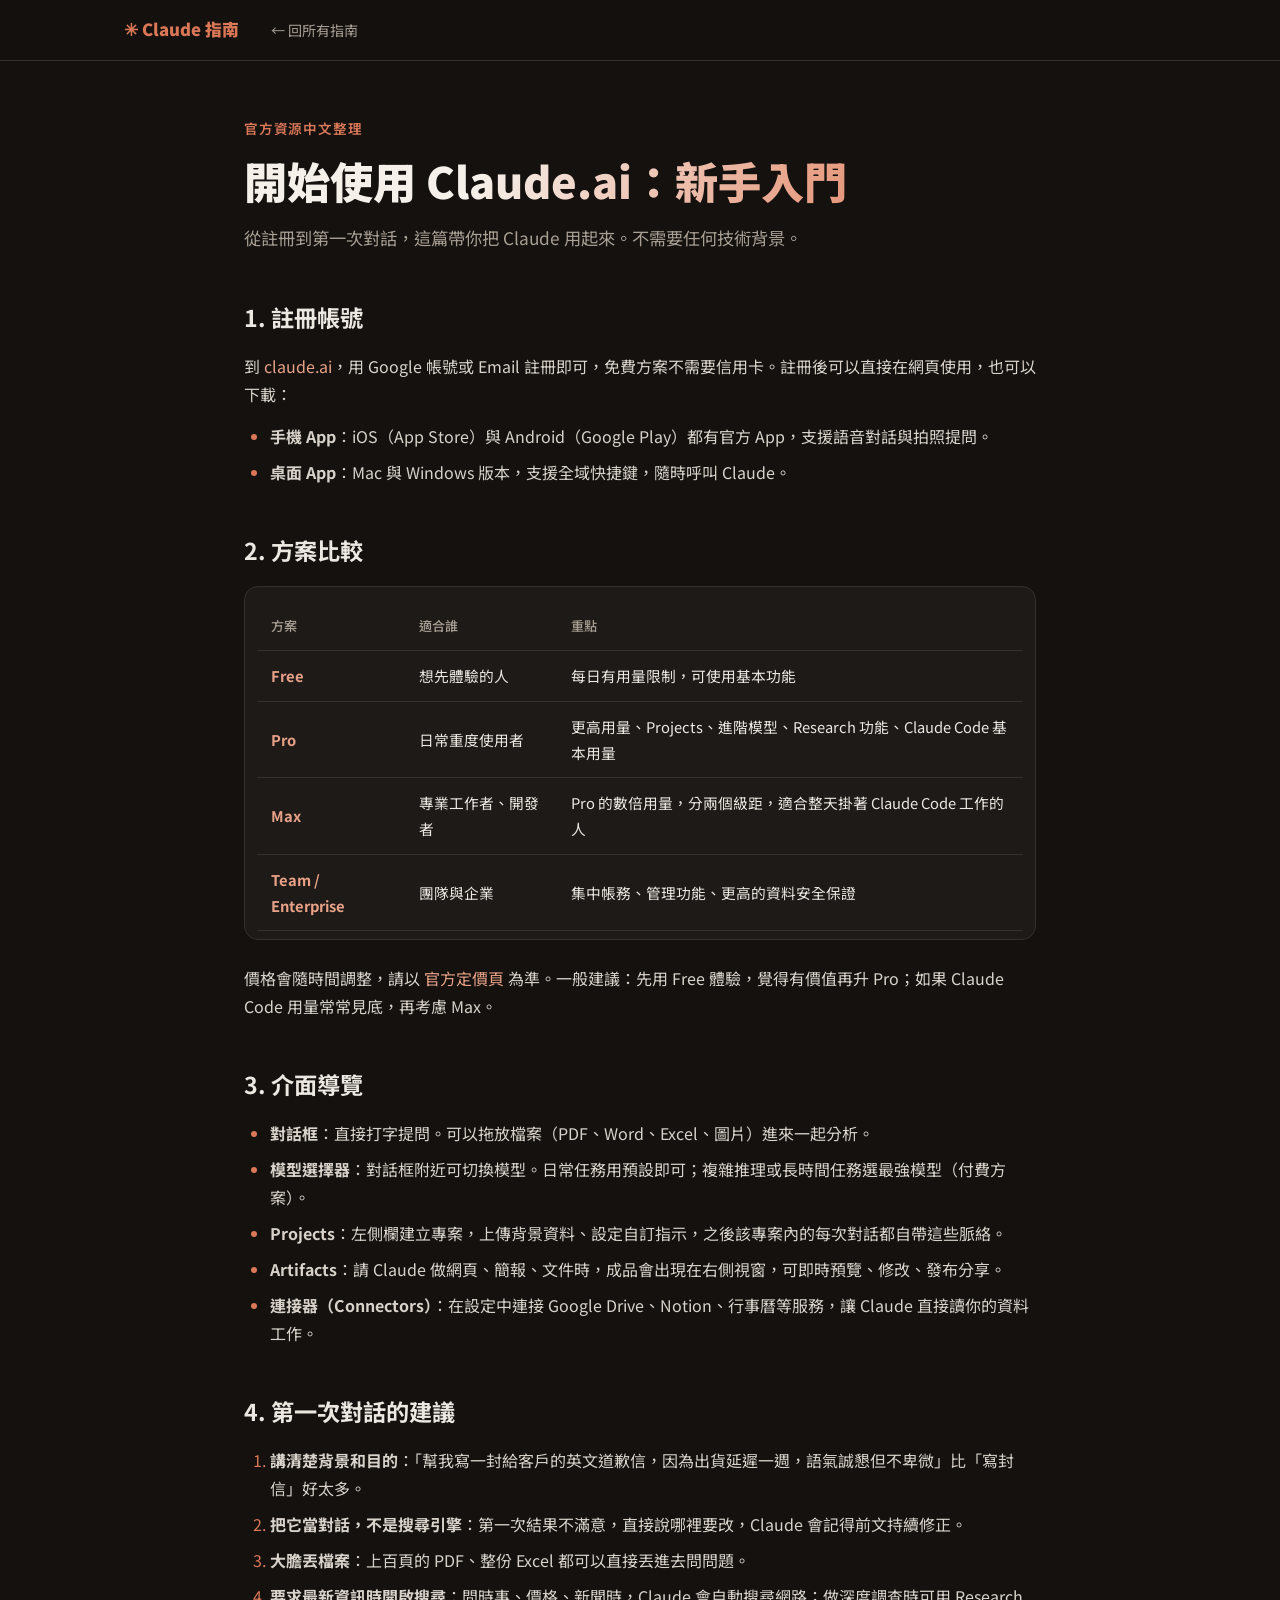
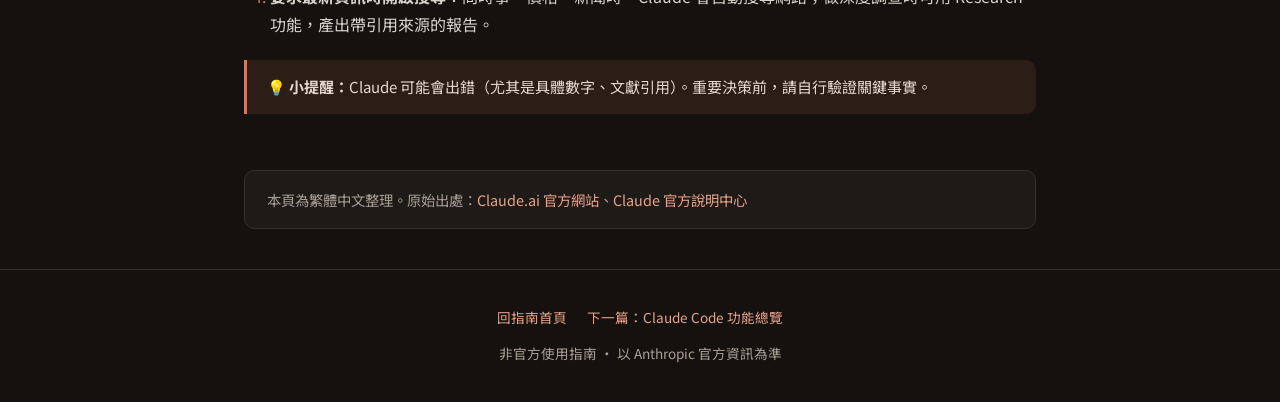
<file: guides/claude-ai-getting-started.html>
<!DOCTYPE html>
<html lang="zh-Hant">
<head>
<meta charset="UTF-8">
<meta name="viewport" content="width=device-width, initial-scale=1.0">
<title>開始使用 Claude.ai：新手入門 — Claude 使用指南</title>
<meta name="description" content="Claude.ai 新手入門：註冊、方案比較、介面導覽與第一次對話建議，繁體中文整理。">
<link rel="preconnect" href="https://fonts.googleapis.com">
<link rel="preconnect" href="https://fonts.gstatic.com" crossorigin>
<link href="https://fonts.googleapis.com/css2?family=Noto+Sans+TC:wght@400;500;700;900&family=JetBrains+Mono:wght@400;600&display=swap" rel="stylesheet">
<link rel="stylesheet" href="../style.css">
</head>
<body>

<nav>
  <div class="nav-inner">
    <a class="nav-logo" href="../index.html">✳ Claude 指南</a>
    <a class="nav-link" href="../index.html#resources">← 回所有指南</a>
  </div>
</nav>

<main class="article">
  <div class="crumb">官方資源中文整理</div>
  <h1>開始使用 Claude.ai：新手入門</h1>
  <p class="lead">從註冊到第一次對話，這篇帶你把 Claude 用起來。不需要任何技術背景。</p>

  <h2>1. 註冊帳號</h2>
  <p>到 <a href="https://claude.ai" target="_blank" rel="noopener">claude.ai</a>，用 Google 帳號或 Email 註冊即可，免費方案不需要信用卡。註冊後可以直接在網頁使用，也可以下載：</p>
  <ul>
    <li><strong>手機 App</strong>：iOS（App Store）與 Android（Google Play）都有官方 App，支援語音對話與拍照提問。</li>
    <li><strong>桌面 App</strong>：Mac 與 Windows 版本，支援全域快捷鍵，隨時呼叫 Claude。</li>
  </ul>

  <h2>2. 方案比較</h2>
  <div class="table-wrap">
    <table>
      <thead><tr><th>方案</th><th>適合誰</th><th>重點</th></tr></thead>
      <tbody>
        <tr><td><strong>Free</strong></td><td>想先體驗的人</td><td>每日有用量限制，可使用基本功能</td></tr>
        <tr><td><strong>Pro</strong></td><td>日常重度使用者</td><td>更高用量、Projects、進階模型、Research 功能、Claude Code 基本用量</td></tr>
        <tr><td><strong>Max</strong></td><td>專業工作者、開發者</td><td>Pro 的數倍用量，分兩個級距，適合整天掛著 Claude Code 工作的人</td></tr>
        <tr><td><strong>Team / Enterprise</strong></td><td>團隊與企業</td><td>集中帳務、管理功能、更高的資料安全保證</td></tr>
      </tbody>
    </table>
  </div>
  <p>價格會隨時間調整，請以 <a href="https://claude.ai/upgrade" target="_blank" rel="noopener">官方定價頁</a> 為準。一般建議：先用 Free 體驗，覺得有價值再升 Pro；如果 Claude Code 用量常常見底，再考慮 Max。</p>

  <h2>3. 介面導覽</h2>
  <ul>
    <li><strong>對話框</strong>：直接打字提問。可以拖放檔案（PDF、Word、Excel、圖片）進來一起分析。</li>
    <li><strong>模型選擇器</strong>：對話框附近可切換模型。日常任務用預設即可；複雜推理或長時間任務選最強模型（付費方案）。</li>
    <li><strong>Projects</strong>：左側欄建立專案，上傳背景資料、設定自訂指示，之後該專案內的每次對話都自帶這些脈絡。</li>
    <li><strong>Artifacts</strong>：請 Claude 做網頁、簡報、文件時，成品會出現在右側視窗，可即時預覽、修改、發布分享。</li>
    <li><strong>連接器（Connectors）</strong>：在設定中連接 Google Drive、Notion、行事曆等服務，讓 Claude 直接讀你的資料工作。</li>
  </ul>

  <h2>4. 第一次對話的建議</h2>
  <ol>
    <li><strong>講清楚背景和目的</strong>：「幫我寫一封給客戶的英文道歉信，因為出貨延遲一週，語氣誠懇但不卑微」比「寫封信」好太多。</li>
    <li><strong>把它當對話，不是搜尋引擎</strong>：第一次結果不滿意，直接說哪裡要改，Claude 會記得前文持續修正。</li>
    <li><strong>大膽丟檔案</strong>：上百頁的 PDF、整份 Excel 都可以直接丟進去問問題。</li>
    <li><strong>要求最新資訊時開啟搜尋</strong>：問時事、價格、新聞時，Claude 會自動搜尋網路；做深度調查時可用 Research 功能，產出帶引用來源的報告。</li>
  </ol>

  <div class="callout">💡 <strong>小提醒：</strong>Claude 可能會出錯（尤其是具體數字、文獻引用）。重要決策前，請自行驗證關鍵事實。</div>

  <div class="source-note">本頁為繁體中文整理。原始出處：<a href="https://claude.ai" target="_blank" rel="noopener">Claude.ai 官方網站</a>、<a href="https://support.claude.com" target="_blank" rel="noopener">Claude 官方說明中心</a></div>
</main>

<footer>
  <div class="links">
    <a href="../index.html">回指南首頁</a>
    <a href="claude-code-docs.html">下一篇：Claude Code 功能總覽</a>
  </div>
  <div>非官方使用指南 · 以 Anthropic 官方資訊為準</div>
</footer>

</body>
</html>
</file>
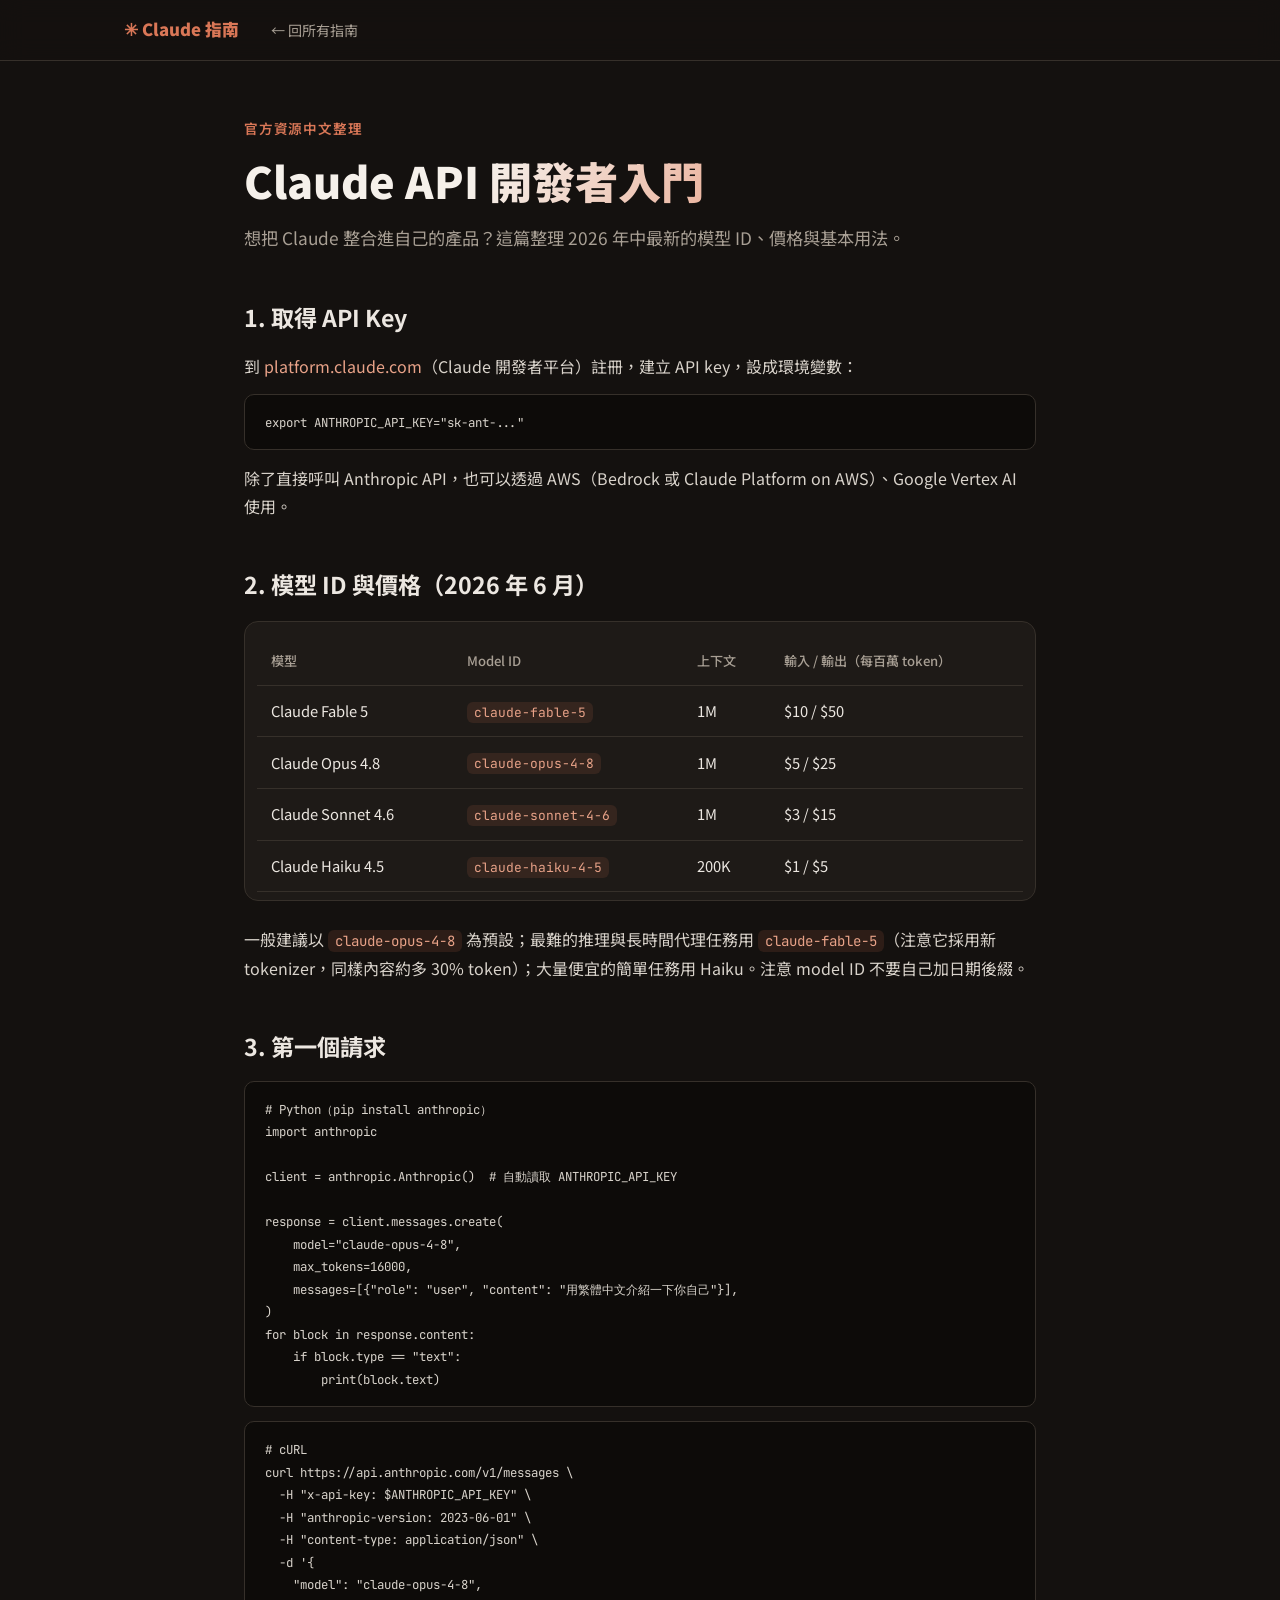
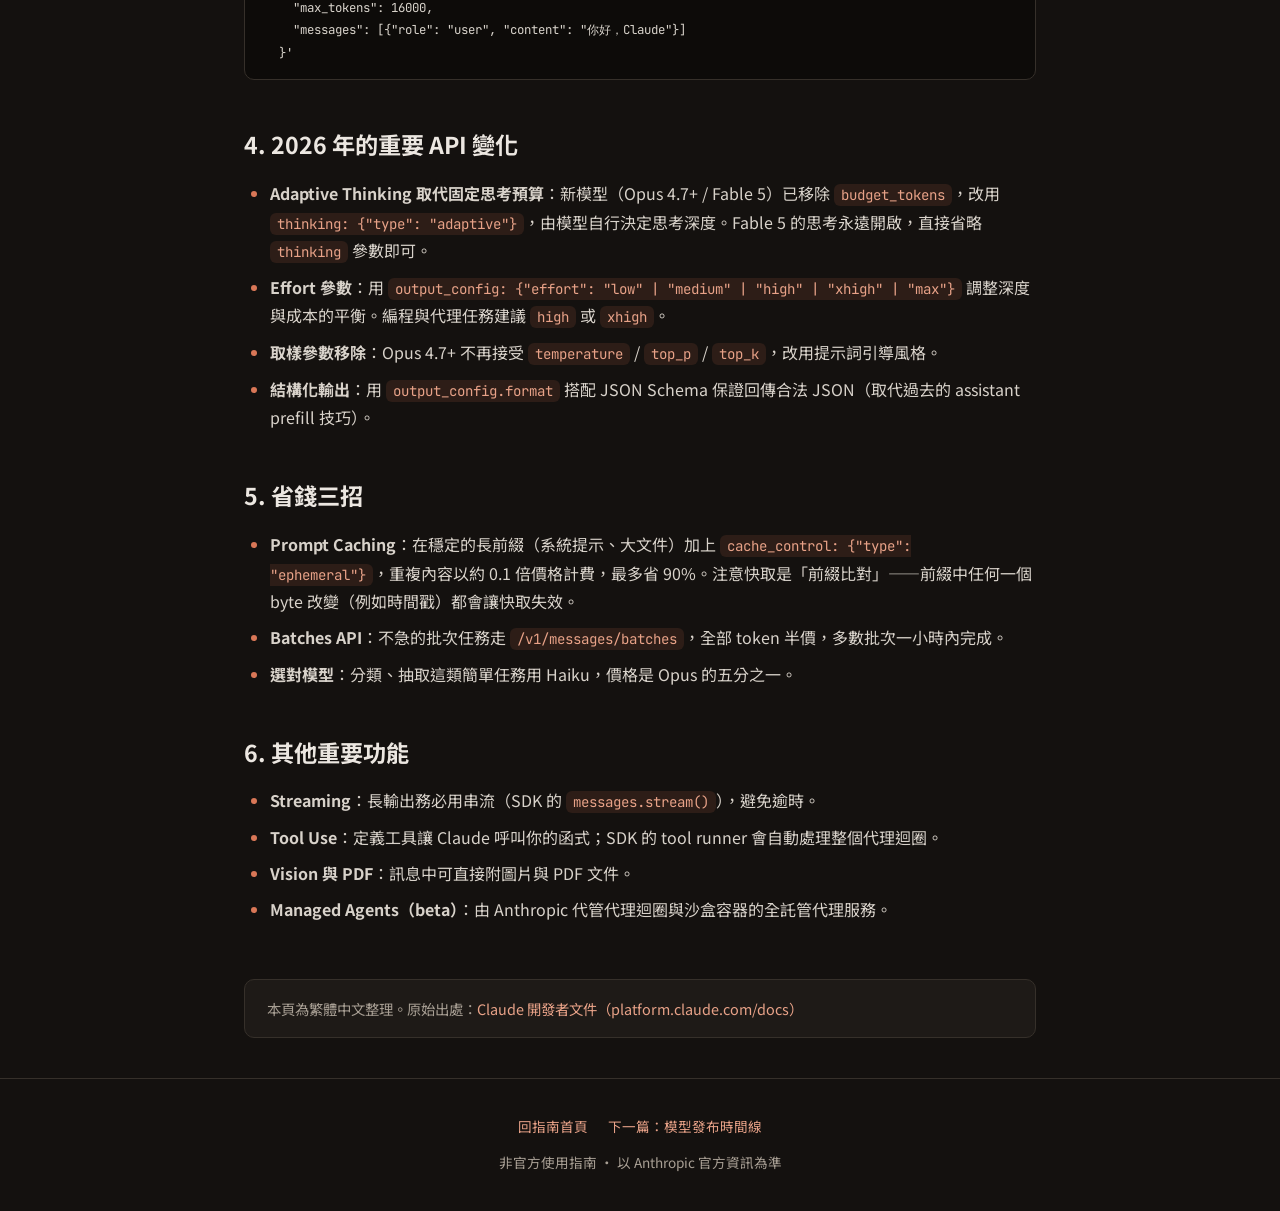
<file: guides/claude-api.html>
<!DOCTYPE html>
<html lang="zh-Hant">
<head>
<meta charset="UTF-8">
<meta name="viewport" content="width=device-width, initial-scale=1.0">
<title>Claude API 開發者入門 — Claude 使用指南</title>
<meta name="description" content="Claude API 入門：取得 API key、第一個請求、2026 最新模型 ID 與價格、Adaptive Thinking 與 Prompt Caching，繁體中文整理。">
<link rel="preconnect" href="https://fonts.googleapis.com">
<link rel="preconnect" href="https://fonts.gstatic.com" crossorigin>
<link href="https://fonts.googleapis.com/css2?family=Noto+Sans+TC:wght@400;500;700;900&family=JetBrains+Mono:wght@400;600&display=swap" rel="stylesheet">
<link rel="stylesheet" href="../style.css">
</head>
<body>

<nav>
  <div class="nav-inner">
    <a class="nav-logo" href="../index.html">✳ Claude 指南</a>
    <a class="nav-link" href="../index.html#resources">← 回所有指南</a>
  </div>
</nav>

<main class="article">
  <div class="crumb">官方資源中文整理</div>
  <h1>Claude API 開發者入門</h1>
  <p class="lead">想把 Claude 整合進自己的產品？這篇整理 2026 年中最新的模型 ID、價格與基本用法。</p>

  <h2>1. 取得 API Key</h2>
  <p>到 <a href="https://platform.claude.com" target="_blank" rel="noopener">platform.claude.com</a>（Claude 開發者平台）註冊，建立 API key，設成環境變數：</p>
  <pre><code>export ANTHROPIC_API_KEY="sk-ant-..."</code></pre>
  <p>除了直接呼叫 Anthropic API，也可以透過 AWS（Bedrock 或 Claude Platform on AWS）、Google Vertex AI 使用。</p>

  <h2>2. 模型 ID 與價格（2026 年 6 月）</h2>
  <div class="table-wrap">
    <table>
      <thead><tr><th>模型</th><th>Model ID</th><th>上下文</th><th>輸入 / 輸出（每百萬 token）</th></tr></thead>
      <tbody>
        <tr><td>Claude Fable 5</td><td><code>claude-fable-5</code></td><td>1M</td><td>$10 / $50</td></tr>
        <tr><td>Claude Opus 4.8</td><td><code>claude-opus-4-8</code></td><td>1M</td><td>$5 / $25</td></tr>
        <tr><td>Claude Sonnet 4.6</td><td><code>claude-sonnet-4-6</code></td><td>1M</td><td>$3 / $15</td></tr>
        <tr><td>Claude Haiku 4.5</td><td><code>claude-haiku-4-5</code></td><td>200K</td><td>$1 / $5</td></tr>
      </tbody>
    </table>
  </div>
  <p>一般建議以 <code>claude-opus-4-8</code> 為預設；最難的推理與長時間代理任務用 <code>claude-fable-5</code>（注意它採用新 tokenizer，同樣內容約多 30% token）；大量便宜的簡單任務用 Haiku。注意 model ID 不要自己加日期後綴。</p>

  <h2>3. 第一個請求</h2>
  <pre><code># Python（pip install anthropic）
import anthropic

client = anthropic.Anthropic()  # 自動讀取 ANTHROPIC_API_KEY

response = client.messages.create(
    model="claude-opus-4-8",
    max_tokens=16000,
    messages=[{"role": "user", "content": "用繁體中文介紹一下你自己"}],
)
for block in response.content:
    if block.type == "text":
        print(block.text)</code></pre>
  <pre><code># cURL
curl https://api.anthropic.com/v1/messages \
  -H "x-api-key: $ANTHROPIC_API_KEY" \
  -H "anthropic-version: 2023-06-01" \
  -H "content-type: application/json" \
  -d '{
    "model": "claude-opus-4-8",
    "max_tokens": 16000,
    "messages": [{"role": "user", "content": "你好，Claude"}]
  }'</code></pre>

  <h2>4. 2026 年的重要 API 變化</h2>
  <ul>
    <li><strong>Adaptive Thinking 取代固定思考預算</strong>：新模型（Opus 4.7+ / Fable 5）已移除 <code>budget_tokens</code>，改用 <code>thinking: {"type": "adaptive"}</code>，由模型自行決定思考深度。Fable 5 的思考永遠開啟，直接省略 <code>thinking</code> 參數即可。</li>
    <li><strong>Effort 參數</strong>：用 <code>output_config: {"effort": "low" | "medium" | "high" | "xhigh" | "max"}</code> 調整深度與成本的平衡。編程與代理任務建議 <code>high</code> 或 <code>xhigh</code>。</li>
    <li><strong>取樣參數移除</strong>：Opus 4.7+ 不再接受 <code>temperature</code> / <code>top_p</code> / <code>top_k</code>，改用提示詞引導風格。</li>
    <li><strong>結構化輸出</strong>：用 <code>output_config.format</code> 搭配 JSON Schema 保證回傳合法 JSON（取代過去的 assistant prefill 技巧）。</li>
  </ul>

  <h2>5. 省錢三招</h2>
  <ul>
    <li><strong>Prompt Caching</strong>：在穩定的長前綴（系統提示、大文件）加上 <code>cache_control: {"type": "ephemeral"}</code>，重複內容以約 0.1 倍價格計費，最多省 90%。注意快取是「前綴比對」——前綴中任何一個 byte 改變（例如時間戳）都會讓快取失效。</li>
    <li><strong>Batches API</strong>：不急的批次任務走 <code>/v1/messages/batches</code>，全部 token 半價，多數批次一小時內完成。</li>
    <li><strong>選對模型</strong>：分類、抽取這類簡單任務用 Haiku，價格是 Opus 的五分之一。</li>
  </ul>

  <h2>6. 其他重要功能</h2>
  <ul>
    <li><strong>Streaming</strong>：長輸出務必用串流（SDK 的 <code>messages.stream()</code>），避免逾時。</li>
    <li><strong>Tool Use</strong>：定義工具讓 Claude 呼叫你的函式；SDK 的 tool runner 會自動處理整個代理迴圈。</li>
    <li><strong>Vision 與 PDF</strong>：訊息中可直接附圖片與 PDF 文件。</li>
    <li><strong>Managed Agents（beta）</strong>：由 Anthropic 代管代理迴圈與沙盒容器的全託管代理服務。</li>
  </ul>

  <div class="source-note">本頁為繁體中文整理。原始出處：<a href="https://platform.claude.com/docs" target="_blank" rel="noopener">Claude 開發者文件（platform.claude.com/docs）</a></div>
</main>

<footer>
  <div class="links">
    <a href="../index.html">回指南首頁</a>
    <a href="anthropic-news.html">下一篇：模型發布時間線</a>
  </div>
  <div>非官方使用指南 · 以 Anthropic 官方資訊為準</div>
</footer>

</body>
</html>
</file>
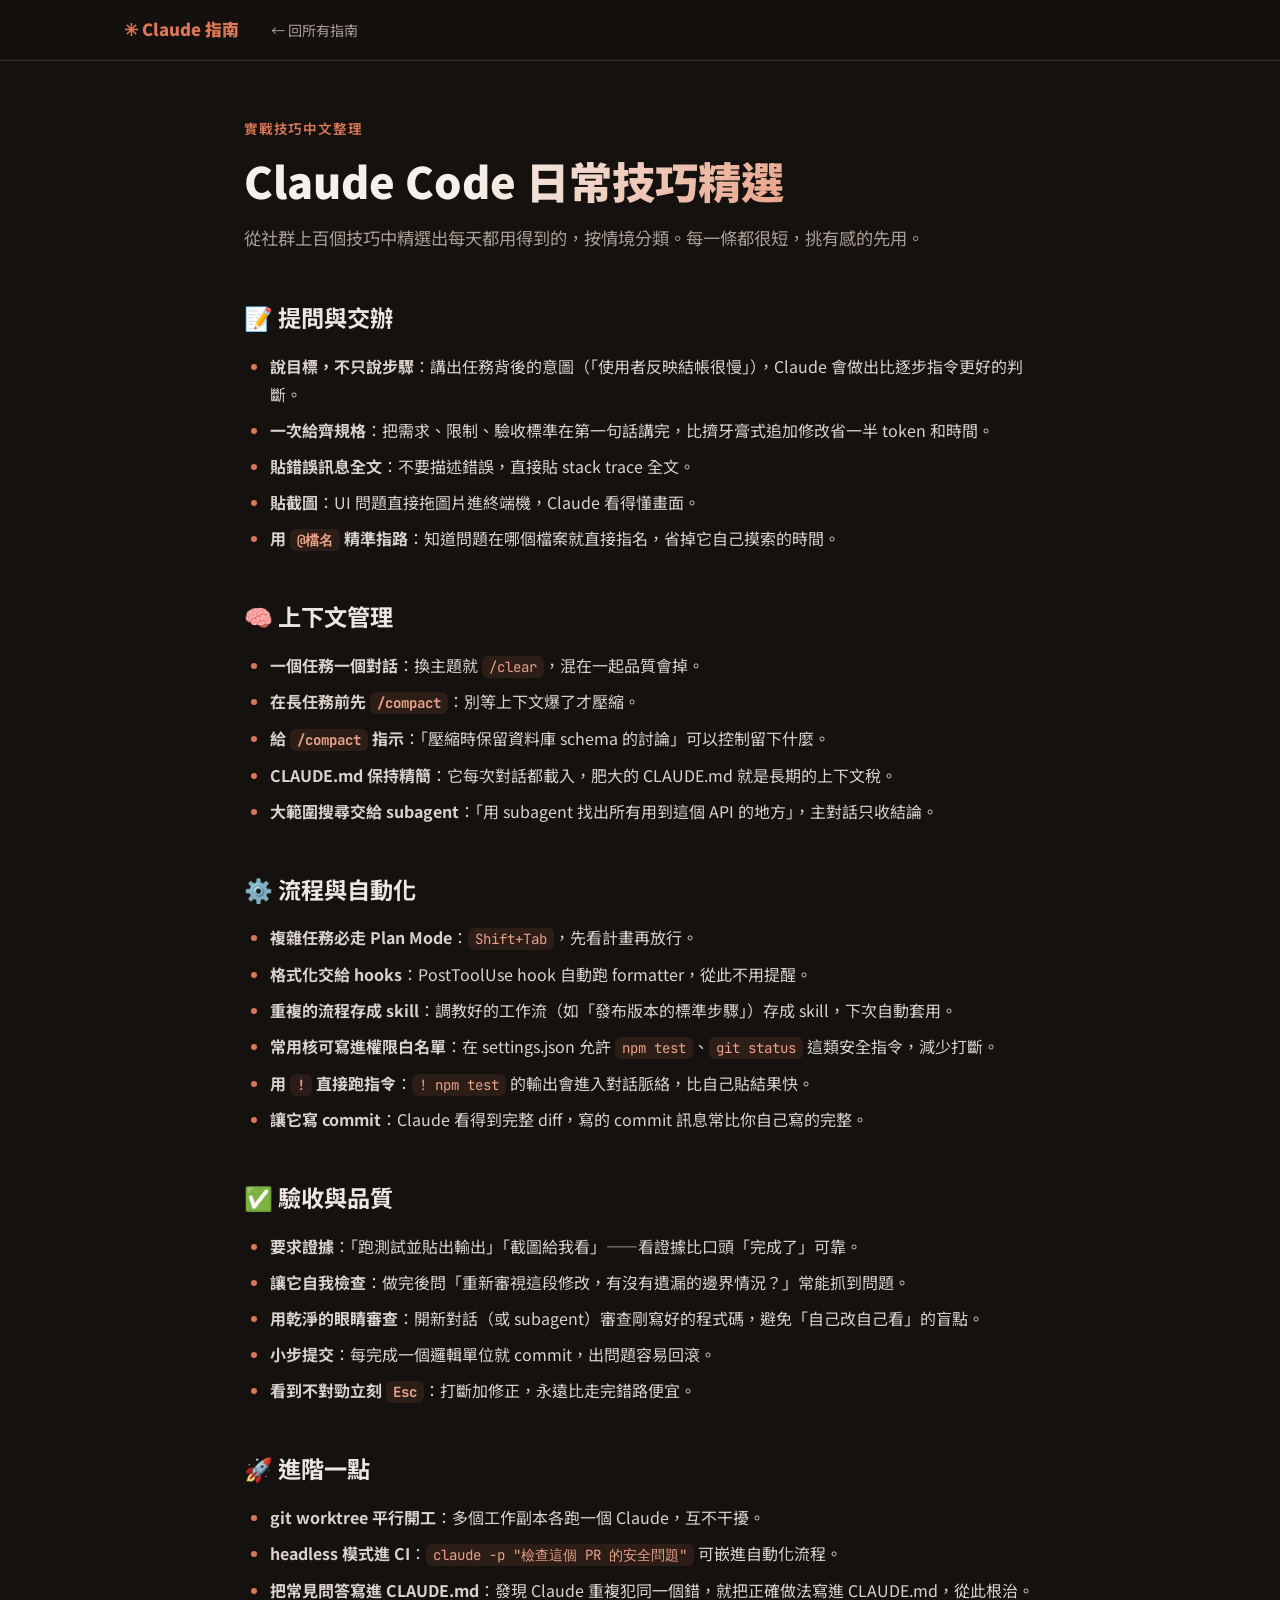
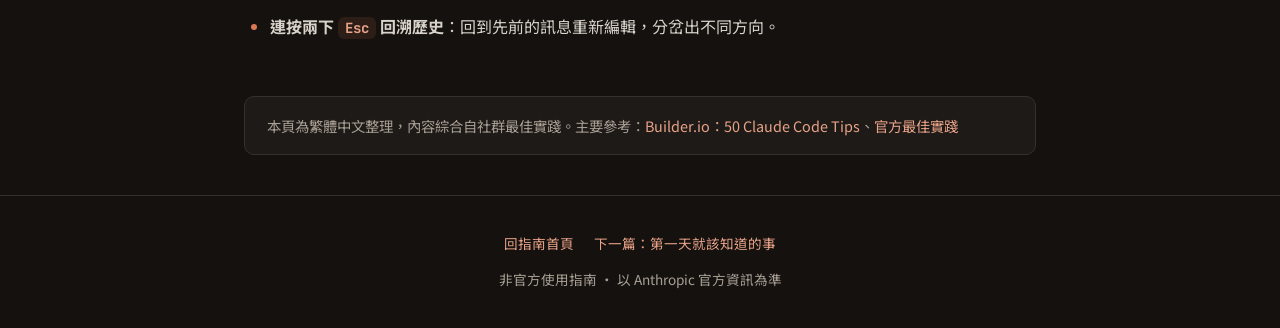
<file: guides/claude-code-50-tips.html>
<!DOCTYPE html>
<html lang="zh-Hant">
<head>
<meta charset="UTF-8">
<meta name="viewport" content="width=device-width, initial-scale=1.0">
<title>Claude Code 日常技巧精選 — Claude 使用指南</title>
<meta name="description" content="按情境分類的 Claude Code 日常實用技巧：提問、上下文管理、自動化與驗收，繁體中文整理。">
<link rel="preconnect" href="https://fonts.googleapis.com">
<link rel="preconnect" href="https://fonts.gstatic.com" crossorigin>
<link href="https://fonts.googleapis.com/css2?family=Noto+Sans+TC:wght@400;500;700;900&family=JetBrains+Mono:wght@400;600&display=swap" rel="stylesheet">
<link rel="stylesheet" href="../style.css">
</head>
<body>

<nav>
  <div class="nav-inner">
    <a class="nav-logo" href="../index.html">✳ Claude 指南</a>
    <a class="nav-link" href="../index.html#resources">← 回所有指南</a>
  </div>
</nav>

<main class="article">
  <div class="crumb">實戰技巧中文整理</div>
  <h1>Claude Code 日常技巧精選</h1>
  <p class="lead">從社群上百個技巧中精選出每天都用得到的，按情境分類。每一條都很短，挑有感的先用。</p>

  <h2>📝 提問與交辦</h2>
  <ul>
    <li><strong>說目標，不只說步驟</strong>：講出任務背後的意圖（「使用者反映結帳很慢」），Claude 會做出比逐步指令更好的判斷。</li>
    <li><strong>一次給齊規格</strong>：把需求、限制、驗收標準在第一句話講完，比擠牙膏式追加修改省一半 token 和時間。</li>
    <li><strong>貼錯誤訊息全文</strong>：不要描述錯誤，直接貼 stack trace 全文。</li>
    <li><strong>貼截圖</strong>：UI 問題直接拖圖片進終端機，Claude 看得懂畫面。</li>
    <li><strong>用 <code>@檔名</code> 精準指路</strong>：知道問題在哪個檔案就直接指名，省掉它自己摸索的時間。</li>
  </ul>

  <h2>🧠 上下文管理</h2>
  <ul>
    <li><strong>一個任務一個對話</strong>：換主題就 <code>/clear</code>，混在一起品質會掉。</li>
    <li><strong>在長任務前先 <code>/compact</code></strong>：別等上下文爆了才壓縮。</li>
    <li><strong>給 <code>/compact</code> 指示</strong>：「壓縮時保留資料庫 schema 的討論」可以控制留下什麼。</li>
    <li><strong>CLAUDE.md 保持精簡</strong>：它每次對話都載入，肥大的 CLAUDE.md 就是長期的上下文稅。</li>
    <li><strong>大範圍搜尋交給 subagent</strong>：「用 subagent 找出所有用到這個 API 的地方」，主對話只收結論。</li>
  </ul>

  <h2>⚙️ 流程與自動化</h2>
  <ul>
    <li><strong>複雜任務必走 Plan Mode</strong>：<code>Shift+Tab</code>，先看計畫再放行。</li>
    <li><strong>格式化交給 hooks</strong>：PostToolUse hook 自動跑 formatter，從此不用提醒。</li>
    <li><strong>重複的流程存成 skill</strong>：調教好的工作流（如「發布版本的標準步驟」）存成 skill，下次自動套用。</li>
    <li><strong>常用核可寫進權限白名單</strong>：在 settings.json 允許 <code>npm test</code>、<code>git status</code> 這類安全指令，減少打斷。</li>
    <li><strong>用 <code>!</code> 直接跑指令</strong>：<code>! npm test</code> 的輸出會進入對話脈絡，比自己貼結果快。</li>
    <li><strong>讓它寫 commit</strong>：Claude 看得到完整 diff，寫的 commit 訊息常比你自己寫的完整。</li>
  </ul>

  <h2>✅ 驗收與品質</h2>
  <ul>
    <li><strong>要求證據</strong>：「跑測試並貼出輸出」「截圖給我看」——看證據比口頭「完成了」可靠。</li>
    <li><strong>讓它自我檢查</strong>：做完後問「重新審視這段修改，有沒有遺漏的邊界情況？」常能抓到問題。</li>
    <li><strong>用乾淨的眼睛審查</strong>：開新對話（或 subagent）審查剛寫好的程式碼，避免「自己改自己看」的盲點。</li>
    <li><strong>小步提交</strong>：每完成一個邏輯單位就 commit，出問題容易回滾。</li>
    <li><strong>看到不對勁立刻 <code>Esc</code></strong>：打斷加修正，永遠比走完錯路便宜。</li>
  </ul>

  <h2>🚀 進階一點</h2>
  <ul>
    <li><strong>git worktree 平行開工</strong>：多個工作副本各跑一個 Claude，互不干擾。</li>
    <li><strong>headless 模式進 CI</strong>：<code>claude -p "檢查這個 PR 的安全問題"</code> 可嵌進自動化流程。</li>
    <li><strong>把常見問答寫進 CLAUDE.md</strong>：發現 Claude 重複犯同一個錯，就把正確做法寫進 CLAUDE.md，從此根治。</li>
    <li><strong>連按兩下 <code>Esc</code> 回溯歷史</strong>：回到先前的訊息重新編輯，分岔出不同方向。</li>
  </ul>

  <div class="source-note">本頁為繁體中文整理，內容綜合自社群最佳實踐。主要參考：<a href="https://www.builder.io/blog/claude-code-tips-best-practices" target="_blank" rel="noopener">Builder.io：50 Claude Code Tips</a>、<a href="https://code.claude.com/docs/en/best-practices" target="_blank" rel="noopener">官方最佳實踐</a></div>
</main>

<footer>
  <div class="links">
    <a href="../index.html">回指南首頁</a>
    <a href="claude-code-day-one.html">下一篇：第一天就該知道的事</a>
  </div>
  <div>非官方使用指南 · 以 Anthropic 官方資訊為準</div>
</footer>

</body>
</html>
</file>
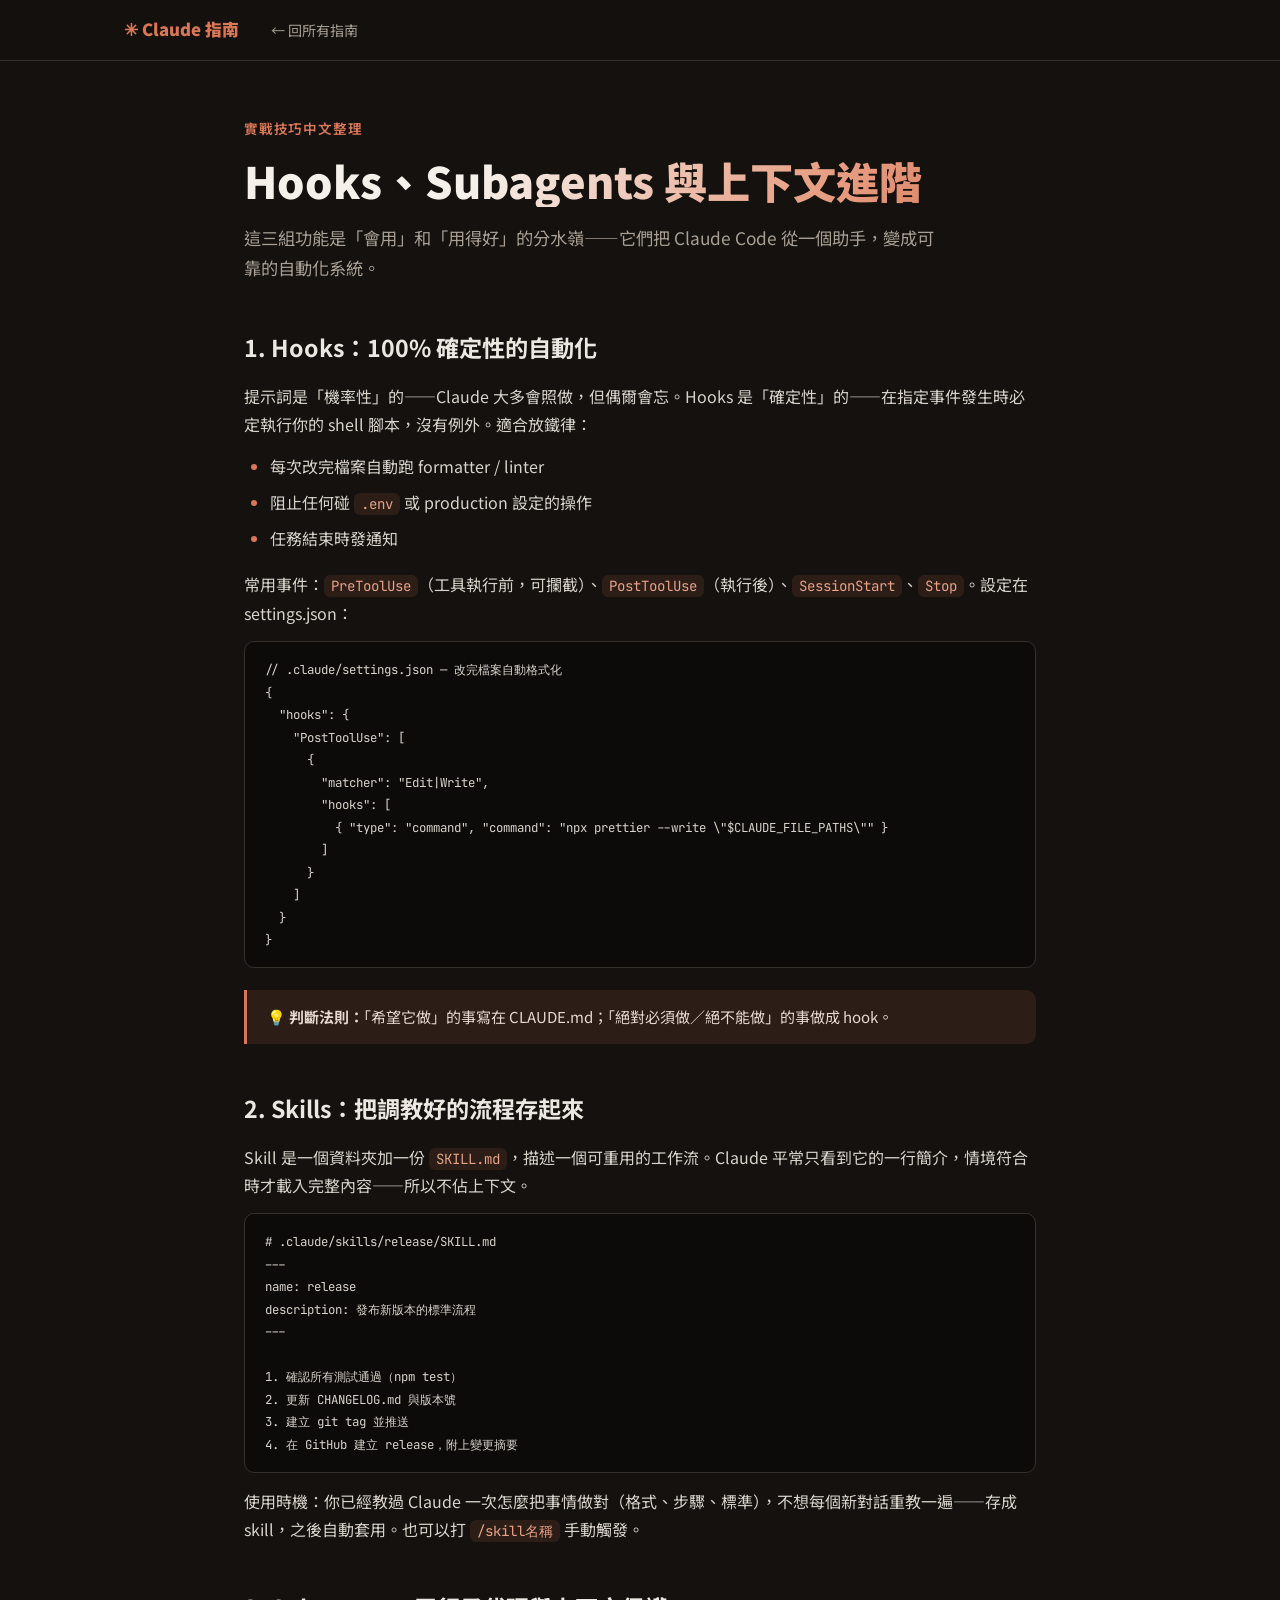
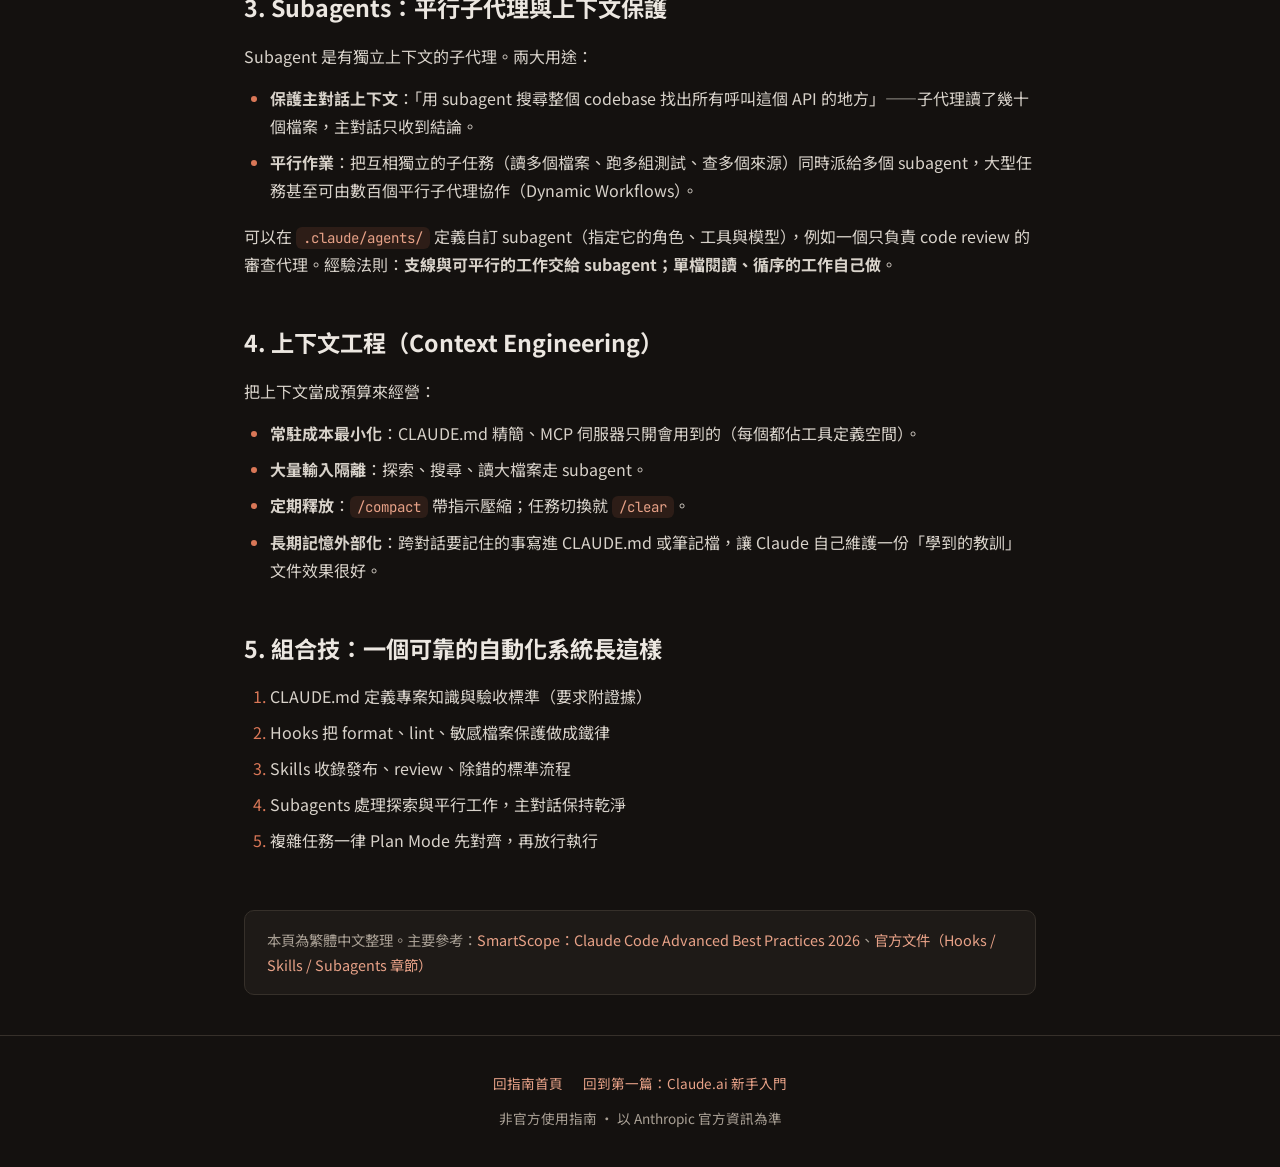
<file: guides/claude-code-advanced.html>
<!DOCTYPE html>
<html lang="zh-Hant">
<head>
<meta charset="UTF-8">
<meta name="viewport" content="width=device-width, initial-scale=1.0">
<title>Hooks、Subagents 與上下文進階 — Claude 使用指南</title>
<meta name="description" content="Claude Code 進階三大功能：Hooks 確定性自動化、Skills 可重用工作流、Subagents 平行子代理與上下文工程，繁體中文整理。">
<link rel="preconnect" href="https://fonts.googleapis.com">
<link rel="preconnect" href="https://fonts.gstatic.com" crossorigin>
<link href="https://fonts.googleapis.com/css2?family=Noto+Sans+TC:wght@400;500;700;900&family=JetBrains+Mono:wght@400;600&display=swap" rel="stylesheet">
<link rel="stylesheet" href="../style.css">
</head>
<body>

<nav>
  <div class="nav-inner">
    <a class="nav-logo" href="../index.html">✳ Claude 指南</a>
    <a class="nav-link" href="../index.html#resources">← 回所有指南</a>
  </div>
</nav>

<main class="article">
  <div class="crumb">實戰技巧中文整理</div>
  <h1>Hooks、Subagents 與上下文進階</h1>
  <p class="lead">這三組功能是「會用」和「用得好」的分水嶺——它們把 Claude Code 從一個助手，變成可靠的自動化系統。</p>

  <h2>1. Hooks：100% 確定性的自動化</h2>
  <p>提示詞是「機率性」的——Claude 大多會照做，但偶爾會忘。Hooks 是「確定性」的——在指定事件發生時必定執行你的 shell 腳本，沒有例外。適合放鐵律：</p>
  <ul>
    <li>每次改完檔案自動跑 formatter / linter</li>
    <li>阻止任何碰 <code>.env</code> 或 production 設定的操作</li>
    <li>任務結束時發通知</li>
  </ul>
  <p>常用事件：<code>PreToolUse</code>（工具執行前，可攔截）、<code>PostToolUse</code>（執行後）、<code>SessionStart</code>、<code>Stop</code>。設定在 settings.json：</p>
  <pre><code>// .claude/settings.json — 改完檔案自動格式化
{
  "hooks": {
    "PostToolUse": [
      {
        "matcher": "Edit|Write",
        "hooks": [
          { "type": "command", "command": "npx prettier --write \"$CLAUDE_FILE_PATHS\"" }
        ]
      }
    ]
  }
}</code></pre>
  <div class="callout">💡 <strong>判斷法則：</strong>「希望它做」的事寫在 CLAUDE.md；「絕對必須做／絕不能做」的事做成 hook。</div>

  <h2>2. Skills：把調教好的流程存起來</h2>
  <p>Skill 是一個資料夾加一份 <code>SKILL.md</code>，描述一個可重用的工作流。Claude 平常只看到它的一行簡介，情境符合時才載入完整內容——所以不佔上下文。</p>
  <pre><code># .claude/skills/release/SKILL.md
---
name: release
description: 發布新版本的標準流程
---

1. 確認所有測試通過（npm test）
2. 更新 CHANGELOG.md 與版本號
3. 建立 git tag 並推送
4. 在 GitHub 建立 release，附上變更摘要</code></pre>
  <p>使用時機：你已經教過 Claude 一次怎麼把事情做對（格式、步驟、標準），不想每個新對話重教一遍——存成 skill，之後自動套用。也可以打 <code>/skill名稱</code> 手動觸發。</p>

  <h2>3. Subagents：平行子代理與上下文保護</h2>
  <p>Subagent 是有獨立上下文的子代理。兩大用途：</p>
  <ul>
    <li><strong>保護主對話上下文</strong>：「用 subagent 搜尋整個 codebase 找出所有呼叫這個 API 的地方」——子代理讀了幾十個檔案，主對話只收到結論。</li>
    <li><strong>平行作業</strong>：把互相獨立的子任務（讀多個檔案、跑多組測試、查多個來源）同時派給多個 subagent，大型任務甚至可由數百個平行子代理協作（Dynamic Workflows）。</li>
  </ul>
  <p>可以在 <code>.claude/agents/</code> 定義自訂 subagent（指定它的角色、工具與模型），例如一個只負責 code review 的審查代理。經驗法則：<strong>支線與可平行的工作交給 subagent；單檔閱讀、循序的工作自己做</strong>。</p>

  <h2>4. 上下文工程（Context Engineering）</h2>
  <p>把上下文當成預算來經營：</p>
  <ul>
    <li><strong>常駐成本最小化</strong>：CLAUDE.md 精簡、MCP 伺服器只開會用到的（每個都佔工具定義空間）。</li>
    <li><strong>大量輸入隔離</strong>：探索、搜尋、讀大檔案走 subagent。</li>
    <li><strong>定期釋放</strong>：<code>/compact</code> 帶指示壓縮；任務切換就 <code>/clear</code>。</li>
    <li><strong>長期記憶外部化</strong>：跨對話要記住的事寫進 CLAUDE.md 或筆記檔，讓 Claude 自己維護一份「學到的教訓」文件效果很好。</li>
  </ul>

  <h2>5. 組合技：一個可靠的自動化系統長這樣</h2>
  <ol>
    <li>CLAUDE.md 定義專案知識與驗收標準（要求附證據）</li>
    <li>Hooks 把 format、lint、敏感檔案保護做成鐵律</li>
    <li>Skills 收錄發布、review、除錯的標準流程</li>
    <li>Subagents 處理探索與平行工作，主對話保持乾淨</li>
    <li>複雜任務一律 Plan Mode 先對齊，再放行執行</li>
  </ol>

  <div class="source-note">本頁為繁體中文整理。主要參考：<a href="https://smartscope.blog/en/generative-ai/claude/claude-code-best-practices-advanced-2026/" target="_blank" rel="noopener">SmartScope：Claude Code Advanced Best Practices 2026</a>、<a href="https://code.claude.com/docs" target="_blank" rel="noopener">官方文件（Hooks / Skills / Subagents 章節）</a></div>
</main>

<footer>
  <div class="links">
    <a href="../index.html">回指南首頁</a>
    <a href="claude-ai-getting-started.html">回到第一篇：Claude.ai 新手入門</a>
  </div>
  <div>非官方使用指南 · 以 Anthropic 官方資訊為準</div>
</footer>

</body>
</html>
</file>
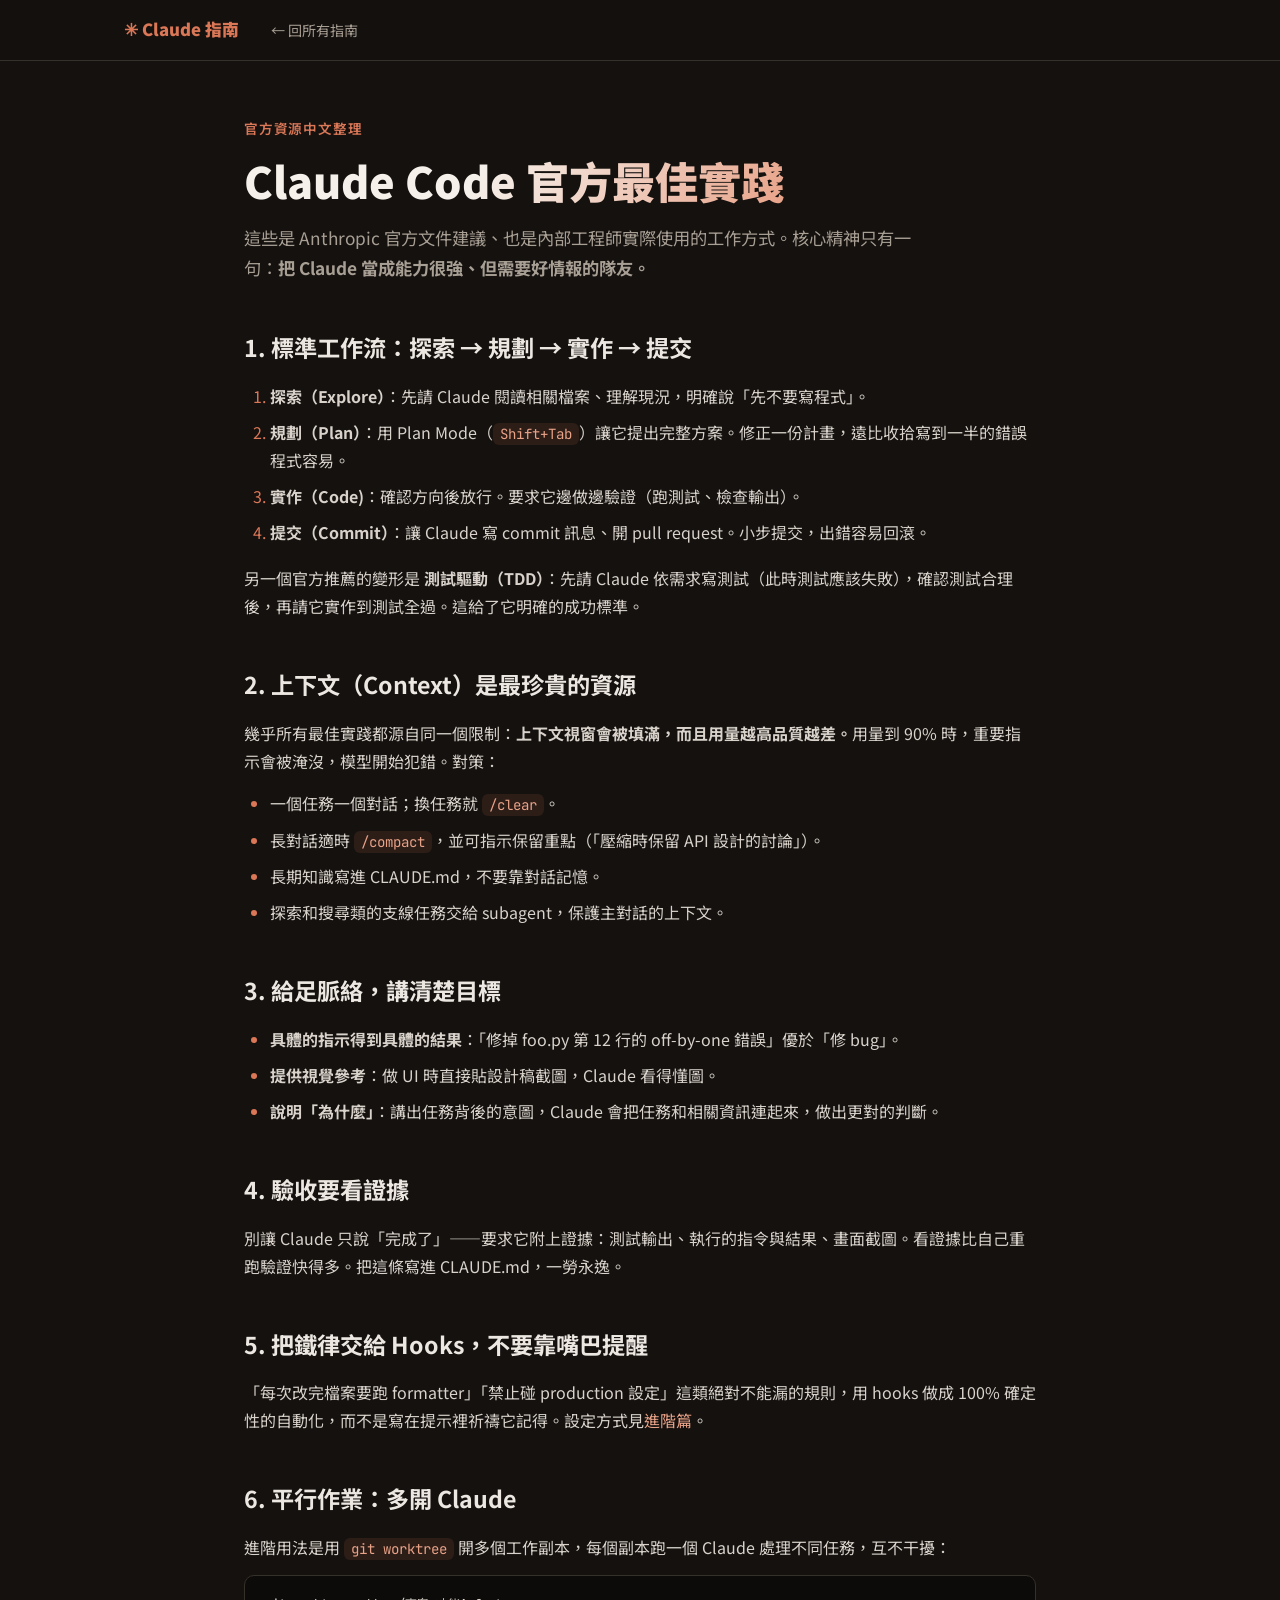
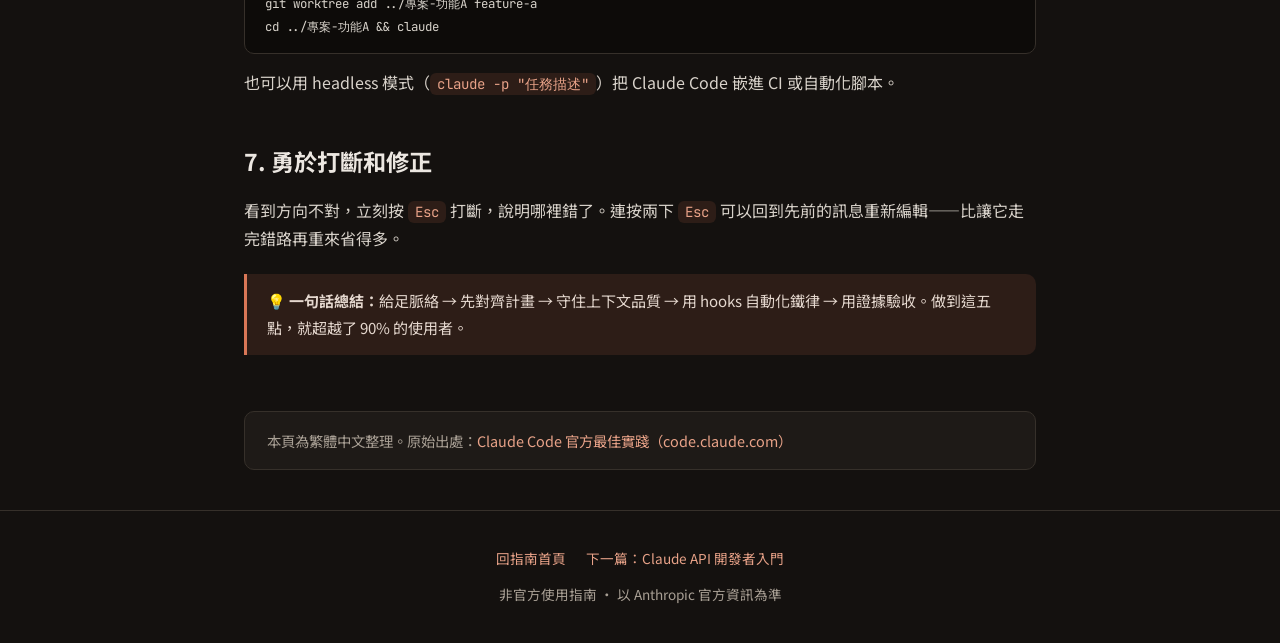
<file: guides/claude-code-best-practices.html>
<!DOCTYPE html>
<html lang="zh-Hant">
<head>
<meta charset="UTF-8">
<meta name="viewport" content="width=device-width, initial-scale=1.0">
<title>Claude Code 官方最佳實踐 — Claude 使用指南</title>
<meta name="description" content="Anthropic 官方建議的 Claude Code 工作流：探索、規劃、實作、提交，以及上下文管理心法，繁體中文整理。">
<link rel="preconnect" href="https://fonts.googleapis.com">
<link rel="preconnect" href="https://fonts.gstatic.com" crossorigin>
<link href="https://fonts.googleapis.com/css2?family=Noto+Sans+TC:wght@400;500;700;900&family=JetBrains+Mono:wght@400;600&display=swap" rel="stylesheet">
<link rel="stylesheet" href="../style.css">
</head>
<body>

<nav>
  <div class="nav-inner">
    <a class="nav-logo" href="../index.html">✳ Claude 指南</a>
    <a class="nav-link" href="../index.html#resources">← 回所有指南</a>
  </div>
</nav>

<main class="article">
  <div class="crumb">官方資源中文整理</div>
  <h1>Claude Code 官方最佳實踐</h1>
  <p class="lead">這些是 Anthropic 官方文件建議、也是內部工程師實際使用的工作方式。核心精神只有一句：<strong>把 Claude 當成能力很強、但需要好情報的隊友。</strong></p>

  <h2>1. 標準工作流：探索 → 規劃 → 實作 → 提交</h2>
  <ol>
    <li><strong>探索（Explore）</strong>：先請 Claude 閱讀相關檔案、理解現況，明確說「先不要寫程式」。</li>
    <li><strong>規劃（Plan）</strong>：用 Plan Mode（<code>Shift+Tab</code>）讓它提出完整方案。修正一份計畫，遠比收拾寫到一半的錯誤程式容易。</li>
    <li><strong>實作（Code)</strong>：確認方向後放行。要求它邊做邊驗證（跑測試、檢查輸出）。</li>
    <li><strong>提交（Commit）</strong>：讓 Claude 寫 commit 訊息、開 pull request。小步提交，出錯容易回滾。</li>
  </ol>
  <p>另一個官方推薦的變形是 <strong>測試驅動（TDD）</strong>：先請 Claude 依需求寫測試（此時測試應該失敗），確認測試合理後，再請它實作到測試全過。這給了它明確的成功標準。</p>

  <h2>2. 上下文（Context）是最珍貴的資源</h2>
  <p>幾乎所有最佳實踐都源自同一個限制：<strong>上下文視窗會被填滿，而且用量越高品質越差。</strong>用量到 90% 時，重要指示會被淹沒，模型開始犯錯。對策：</p>
  <ul>
    <li>一個任務一個對話；換任務就 <code>/clear</code>。</li>
    <li>長對話適時 <code>/compact</code>，並可指示保留重點（「壓縮時保留 API 設計的討論」）。</li>
    <li>長期知識寫進 CLAUDE.md，不要靠對話記憶。</li>
    <li>探索和搜尋類的支線任務交給 subagent，保護主對話的上下文。</li>
  </ul>

  <h2>3. 給足脈絡，講清楚目標</h2>
  <ul>
    <li><strong>具體的指示得到具體的結果</strong>：「修掉 foo.py 第 12 行的 off-by-one 錯誤」優於「修 bug」。</li>
    <li><strong>提供視覺參考</strong>：做 UI 時直接貼設計稿截圖，Claude 看得懂圖。</li>
    <li><strong>說明「為什麼」</strong>：講出任務背後的意圖，Claude 會把任務和相關資訊連起來，做出更對的判斷。</li>
  </ul>

  <h2>4. 驗收要看證據</h2>
  <p>別讓 Claude 只說「完成了」——要求它附上證據：測試輸出、執行的指令與結果、畫面截圖。看證據比自己重跑驗證快得多。把這條寫進 CLAUDE.md，一勞永逸。</p>

  <h2>5. 把鐵律交給 Hooks，不要靠嘴巴提醒</h2>
  <p>「每次改完檔案要跑 formatter」「禁止碰 production 設定」這類絕對不能漏的規則，用 hooks 做成 100% 確定性的自動化，而不是寫在提示裡祈禱它記得。設定方式見<a href="claude-code-advanced.html">進階篇</a>。</p>

  <h2>6. 平行作業：多開 Claude</h2>
  <p>進階用法是用 <code>git worktree</code> 開多個工作副本，每個副本跑一個 Claude 處理不同任務，互不干擾：</p>
  <pre><code>git worktree add ../專案-功能A feature-a
cd ../專案-功能A && claude</code></pre>
  <p>也可以用 headless 模式（<code>claude -p "任務描述"</code>）把 Claude Code 嵌進 CI 或自動化腳本。</p>

  <h2>7. 勇於打斷和修正</h2>
  <p>看到方向不對，立刻按 <code>Esc</code> 打斷，說明哪裡錯了。連按兩下 <code>Esc</code> 可以回到先前的訊息重新編輯——比讓它走完錯路再重來省得多。</p>

  <div class="callout">💡 <strong>一句話總結：</strong>給足脈絡 → 先對齊計畫 → 守住上下文品質 → 用 hooks 自動化鐵律 → 用證據驗收。做到這五點，就超越了 90% 的使用者。</div>

  <div class="source-note">本頁為繁體中文整理。原始出處：<a href="https://code.claude.com/docs/en/best-practices" target="_blank" rel="noopener">Claude Code 官方最佳實踐（code.claude.com）</a></div>
</main>

<footer>
  <div class="links">
    <a href="../index.html">回指南首頁</a>
    <a href="claude-api.html">下一篇：Claude API 開發者入門</a>
  </div>
  <div>非官方使用指南 · 以 Anthropic 官方資訊為準</div>
</footer>

</body>
</html>
</file>
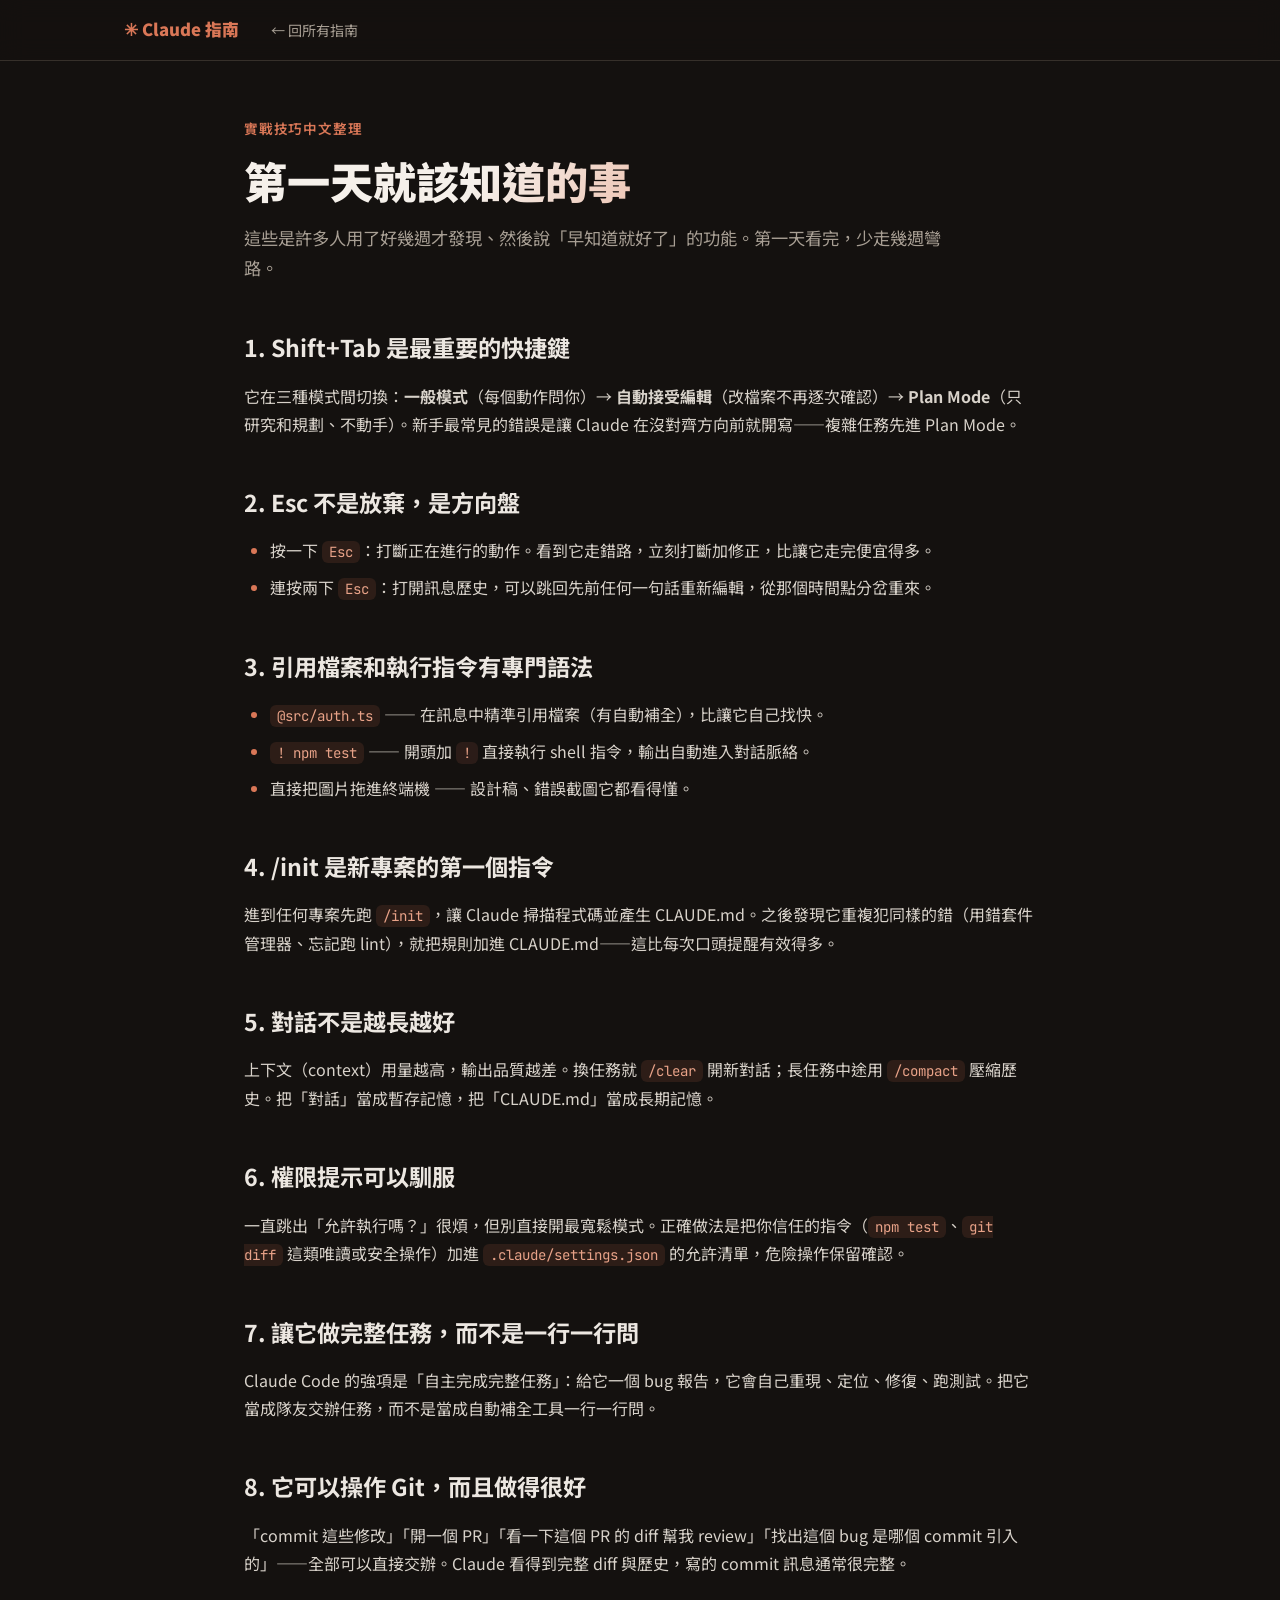
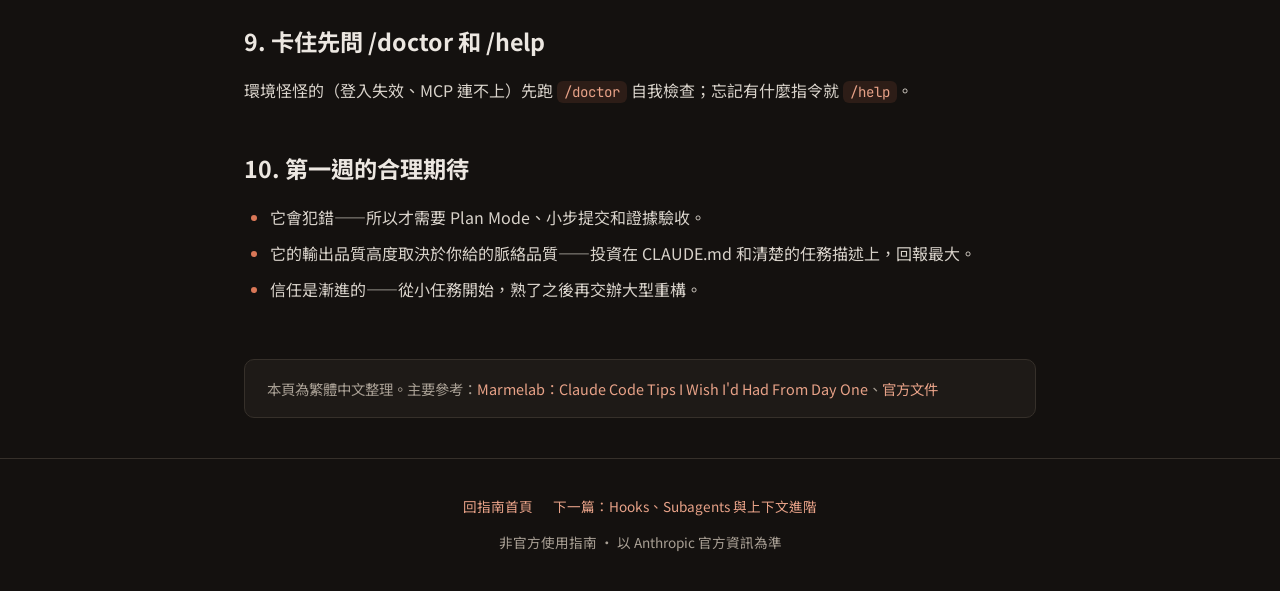
<file: guides/claude-code-day-one.html>
<!DOCTYPE html>
<html lang="zh-Hant">
<head>
<meta charset="UTF-8">
<meta name="viewport" content="width=device-width, initial-scale=1.0">
<title>第一天就該知道的事 — Claude 使用指南</title>
<meta name="description" content="Claude Code 新手必備：快捷鍵、打斷與修正、檔案引用、權限設定，少走彎路的入門知識，繁體中文整理。">
<link rel="preconnect" href="https://fonts.googleapis.com">
<link rel="preconnect" href="https://fonts.gstatic.com" crossorigin>
<link href="https://fonts.googleapis.com/css2?family=Noto+Sans+TC:wght@400;500;700;900&family=JetBrains+Mono:wght@400;600&display=swap" rel="stylesheet">
<link rel="stylesheet" href="../style.css">
</head>
<body>

<nav>
  <div class="nav-inner">
    <a class="nav-logo" href="../index.html">✳ Claude 指南</a>
    <a class="nav-link" href="../index.html#resources">← 回所有指南</a>
  </div>
</nav>

<main class="article">
  <div class="crumb">實戰技巧中文整理</div>
  <h1>第一天就該知道的事</h1>
  <p class="lead">這些是許多人用了好幾週才發現、然後說「早知道就好了」的功能。第一天看完，少走幾週彎路。</p>

  <h2>1. Shift+Tab 是最重要的快捷鍵</h2>
  <p>它在三種模式間切換：<strong>一般模式</strong>（每個動作問你）→ <strong>自動接受編輯</strong>（改檔案不再逐次確認）→ <strong>Plan Mode</strong>（只研究和規劃、不動手）。新手最常見的錯誤是讓 Claude 在沒對齊方向前就開寫——複雜任務先進 Plan Mode。</p>

  <h2>2. Esc 不是放棄，是方向盤</h2>
  <ul>
    <li>按一下 <code>Esc</code>：打斷正在進行的動作。看到它走錯路，立刻打斷加修正，比讓它走完便宜得多。</li>
    <li>連按兩下 <code>Esc</code>：打開訊息歷史，可以跳回先前任何一句話重新編輯，從那個時間點分岔重來。</li>
  </ul>

  <h2>3. 引用檔案和執行指令有專門語法</h2>
  <ul>
    <li><code>@src/auth.ts</code> —— 在訊息中精準引用檔案（有自動補全），比讓它自己找快。</li>
    <li><code>! npm test</code> —— 開頭加 <code>!</code> 直接執行 shell 指令，輸出自動進入對話脈絡。</li>
    <li>直接把圖片拖進終端機 —— 設計稿、錯誤截圖它都看得懂。</li>
  </ul>

  <h2>4. /init 是新專案的第一個指令</h2>
  <p>進到任何專案先跑 <code>/init</code>，讓 Claude 掃描程式碼並產生 CLAUDE.md。之後發現它重複犯同樣的錯（用錯套件管理器、忘記跑 lint），就把規則加進 CLAUDE.md——這比每次口頭提醒有效得多。</p>

  <h2>5. 對話不是越長越好</h2>
  <p>上下文（context）用量越高，輸出品質越差。換任務就 <code>/clear</code> 開新對話；長任務中途用 <code>/compact</code> 壓縮歷史。把「對話」當成暫存記憶，把「CLAUDE.md」當成長期記憶。</p>

  <h2>6. 權限提示可以馴服</h2>
  <p>一直跳出「允許執行嗎？」很煩，但別直接開最寬鬆模式。正確做法是把你信任的指令（<code>npm test</code>、<code>git diff</code> 這類唯讀或安全操作）加進 <code>.claude/settings.json</code> 的允許清單，危險操作保留確認。</p>

  <h2>7. 讓它做完整任務，而不是一行一行問</h2>
  <p>Claude Code 的強項是「自主完成完整任務」：給它一個 bug 報告，它會自己重現、定位、修復、跑測試。把它當成隊友交辦任務，而不是當成自動補全工具一行一行問。</p>

  <h2>8. 它可以操作 Git，而且做得很好</h2>
  <p>「commit 這些修改」「開一個 PR」「看一下這個 PR 的 diff 幫我 review」「找出這個 bug 是哪個 commit 引入的」——全部可以直接交辦。Claude 看得到完整 diff 與歷史，寫的 commit 訊息通常很完整。</p>

  <h2>9. 卡住先問 /doctor 和 /help</h2>
  <p>環境怪怪的（登入失效、MCP 連不上）先跑 <code>/doctor</code> 自我檢查；忘記有什麼指令就 <code>/help</code>。</p>

  <h2>10. 第一週的合理期待</h2>
  <ul>
    <li>它會犯錯——所以才需要 Plan Mode、小步提交和證據驗收。</li>
    <li>它的輸出品質高度取決於你給的脈絡品質——投資在 CLAUDE.md 和清楚的任務描述上，回報最大。</li>
    <li>信任是漸進的——從小任務開始，熟了之後再交辦大型重構。</li>
  </ul>

  <div class="source-note">本頁為繁體中文整理。主要參考：<a href="https://marmelab.com/blog/2026/04/24/claude-code-tips-i-wish-id-had-from-day-one.html" target="_blank" rel="noopener">Marmelab：Claude Code Tips I Wish I'd Had From Day One</a>、<a href="https://code.claude.com/docs" target="_blank" rel="noopener">官方文件</a></div>
</main>

<footer>
  <div class="links">
    <a href="../index.html">回指南首頁</a>
    <a href="claude-code-advanced.html">下一篇：Hooks、Subagents 與上下文進階</a>
  </div>
  <div>非官方使用指南 · 以 Anthropic 官方資訊為準</div>
</footer>

</body>
</html>
</file>
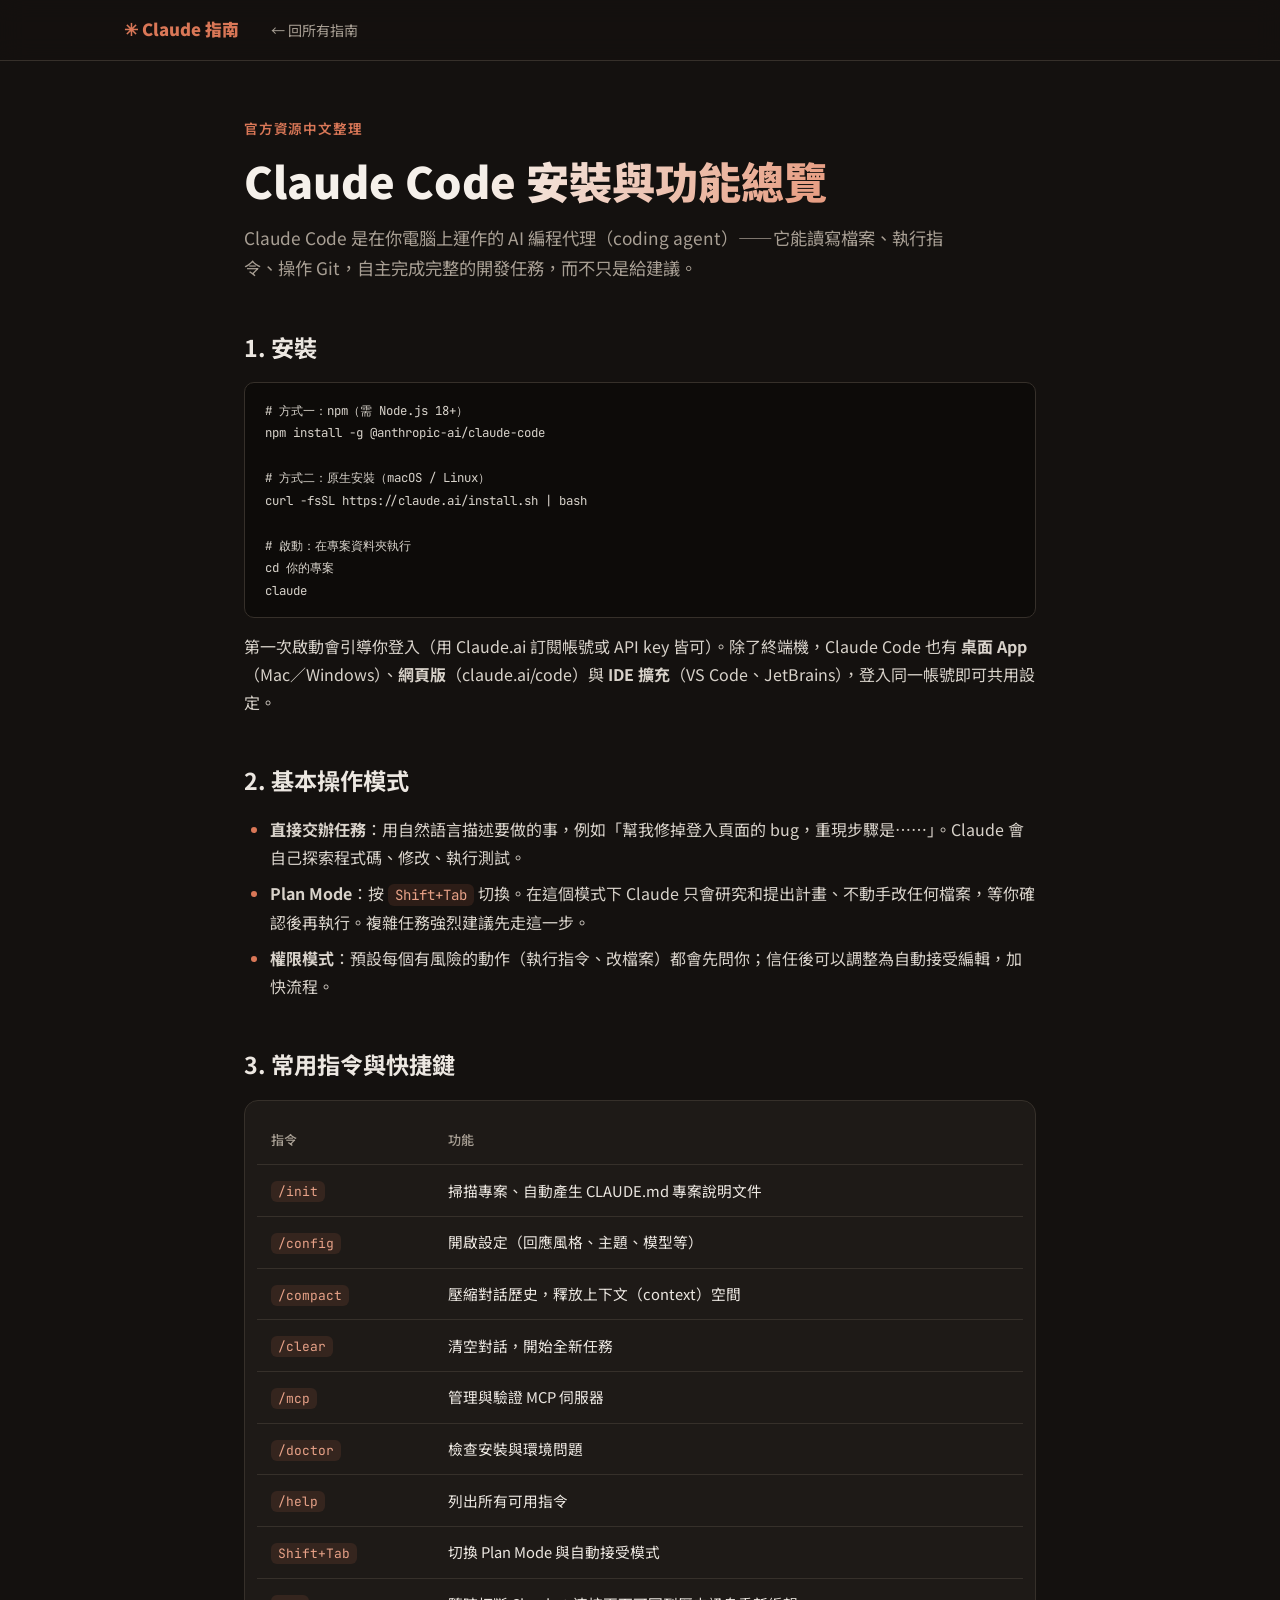
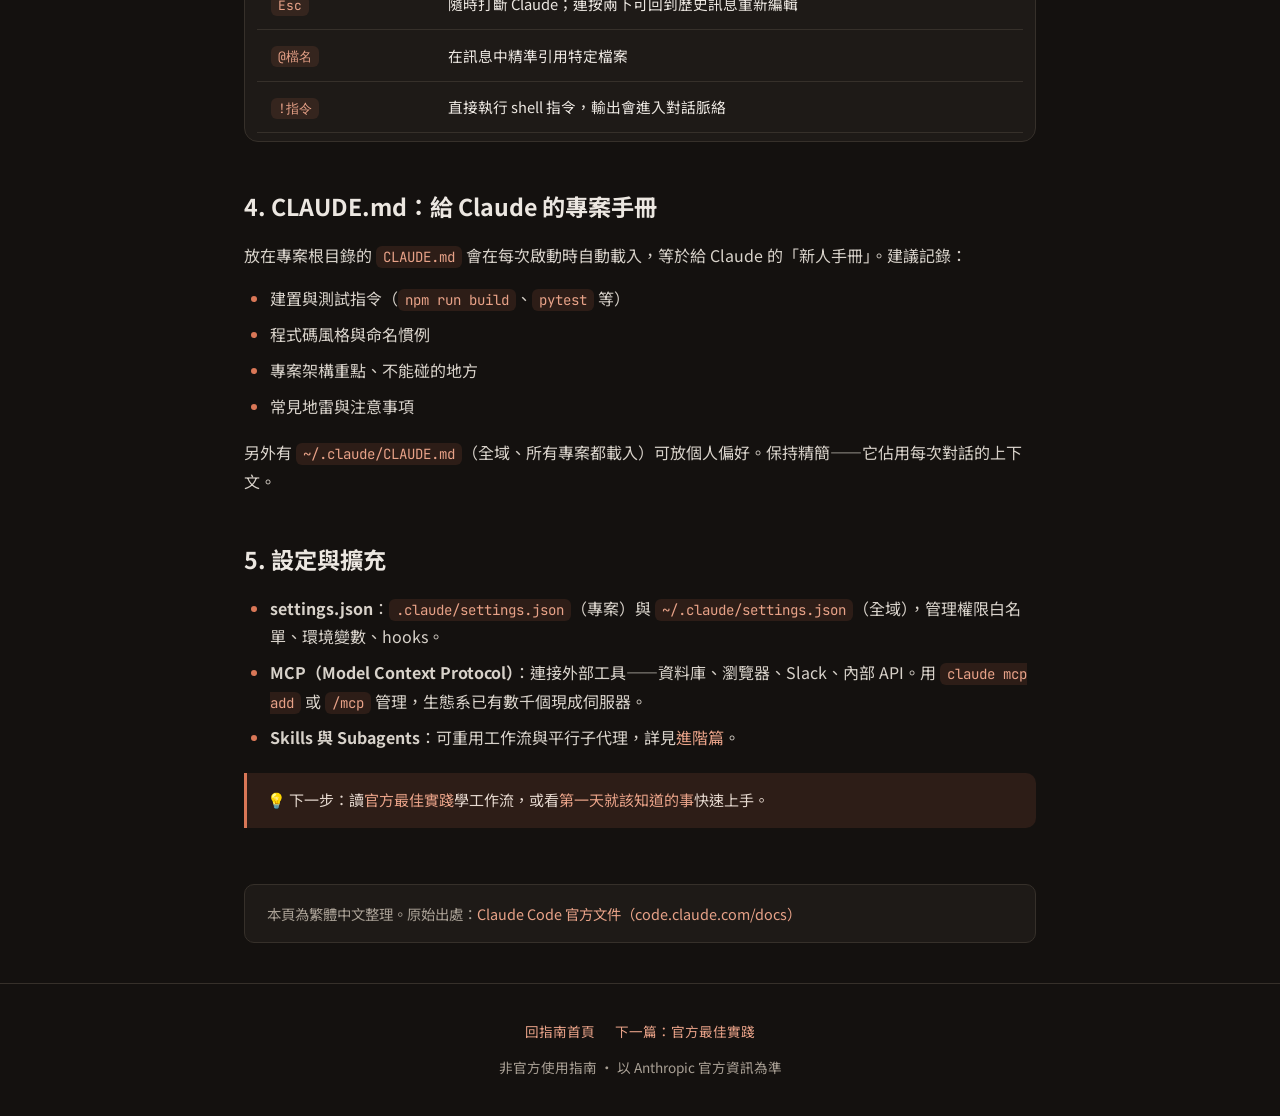
<file: guides/claude-code-docs.html>
<!DOCTYPE html>
<html lang="zh-Hant">
<head>
<meta charset="UTF-8">
<meta name="viewport" content="width=device-width, initial-scale=1.0">
<title>Claude Code 安裝與功能總覽 — Claude 使用指南</title>
<meta name="description" content="Claude Code 完整功能地圖：安裝、常用指令、CLAUDE.md、settings.json 與 MCP，繁體中文整理。">
<link rel="preconnect" href="https://fonts.googleapis.com">
<link rel="preconnect" href="https://fonts.gstatic.com" crossorigin>
<link href="https://fonts.googleapis.com/css2?family=Noto+Sans+TC:wght@400;500;700;900&family=JetBrains+Mono:wght@400;600&display=swap" rel="stylesheet">
<link rel="stylesheet" href="../style.css">
</head>
<body>

<nav>
  <div class="nav-inner">
    <a class="nav-logo" href="../index.html">✳ Claude 指南</a>
    <a class="nav-link" href="../index.html#resources">← 回所有指南</a>
  </div>
</nav>

<main class="article">
  <div class="crumb">官方資源中文整理</div>
  <h1>Claude Code 安裝與功能總覽</h1>
  <p class="lead">Claude Code 是在你電腦上運作的 AI 編程代理（coding agent）——它能讀寫檔案、執行指令、操作 Git，自主完成完整的開發任務，而不只是給建議。</p>

  <h2>1. 安裝</h2>
  <pre><code># 方式一：npm（需 Node.js 18+）
npm install -g @anthropic-ai/claude-code

# 方式二：原生安裝（macOS / Linux）
curl -fsSL https://claude.ai/install.sh | bash

# 啟動：在專案資料夾執行
cd 你的專案
claude</code></pre>
  <p>第一次啟動會引導你登入（用 Claude.ai 訂閱帳號或 API key 皆可）。除了終端機，Claude Code 也有 <strong>桌面 App</strong>（Mac／Windows）、<strong>網頁版</strong>（claude.ai/code）與 <strong>IDE 擴充</strong>（VS Code、JetBrains），登入同一帳號即可共用設定。</p>

  <h2>2. 基本操作模式</h2>
  <ul>
    <li><strong>直接交辦任務</strong>：用自然語言描述要做的事，例如「幫我修掉登入頁面的 bug，重現步驟是……」。Claude 會自己探索程式碼、修改、執行測試。</li>
    <li><strong>Plan Mode</strong>：按 <code>Shift+Tab</code> 切換。在這個模式下 Claude 只會研究和提出計畫、不動手改任何檔案，等你確認後再執行。複雜任務強烈建議先走這一步。</li>
    <li><strong>權限模式</strong>：預設每個有風險的動作（執行指令、改檔案）都會先問你；信任後可以調整為自動接受編輯，加快流程。</li>
  </ul>

  <h2>3. 常用指令與快捷鍵</h2>
  <div class="table-wrap">
    <table>
      <thead><tr><th>指令</th><th>功能</th></tr></thead>
      <tbody>
        <tr><td><code>/init</code></td><td>掃描專案、自動產生 CLAUDE.md 專案說明文件</td></tr>
        <tr><td><code>/config</code></td><td>開啟設定（回應風格、主題、模型等）</td></tr>
        <tr><td><code>/compact</code></td><td>壓縮對話歷史，釋放上下文（context）空間</td></tr>
        <tr><td><code>/clear</code></td><td>清空對話，開始全新任務</td></tr>
        <tr><td><code>/mcp</code></td><td>管理與驗證 MCP 伺服器</td></tr>
        <tr><td><code>/doctor</code></td><td>檢查安裝與環境問題</td></tr>
        <tr><td><code>/help</code></td><td>列出所有可用指令</td></tr>
        <tr><td><code>Shift+Tab</code></td><td>切換 Plan Mode 與自動接受模式</td></tr>
        <tr><td><code>Esc</code></td><td>隨時打斷 Claude；連按兩下可回到歷史訊息重新編輯</td></tr>
        <tr><td><code>@檔名</code></td><td>在訊息中精準引用特定檔案</td></tr>
        <tr><td><code>!指令</code></td><td>直接執行 shell 指令，輸出會進入對話脈絡</td></tr>
      </tbody>
    </table>
  </div>

  <h2>4. CLAUDE.md：給 Claude 的專案手冊</h2>
  <p>放在專案根目錄的 <code>CLAUDE.md</code> 會在每次啟動時自動載入，等於給 Claude 的「新人手冊」。建議記錄：</p>
  <ul>
    <li>建置與測試指令（<code>npm run build</code>、<code>pytest</code> 等）</li>
    <li>程式碼風格與命名慣例</li>
    <li>專案架構重點、不能碰的地方</li>
    <li>常見地雷與注意事項</li>
  </ul>
  <p>另外有 <code>~/.claude/CLAUDE.md</code>（全域、所有專案都載入）可放個人偏好。保持精簡——它佔用每次對話的上下文。</p>

  <h2>5. 設定與擴充</h2>
  <ul>
    <li><strong>settings.json</strong>：<code>.claude/settings.json</code>（專案）與 <code>~/.claude/settings.json</code>（全域），管理權限白名單、環境變數、hooks。</li>
    <li><strong>MCP（Model Context Protocol）</strong>：連接外部工具——資料庫、瀏覽器、Slack、內部 API。用 <code>claude mcp add</code> 或 <code>/mcp</code> 管理，生態系已有數千個現成伺服器。</li>
    <li><strong>Skills 與 Subagents</strong>：可重用工作流與平行子代理，詳見<a href="claude-code-advanced.html">進階篇</a>。</li>
  </ul>

  <div class="callout">💡 下一步：讀<a href="claude-code-best-practices.html">官方最佳實踐</a>學工作流，或看<a href="claude-code-day-one.html">第一天就該知道的事</a>快速上手。</div>

  <div class="source-note">本頁為繁體中文整理。原始出處：<a href="https://code.claude.com/docs" target="_blank" rel="noopener">Claude Code 官方文件（code.claude.com/docs）</a></div>
</main>

<footer>
  <div class="links">
    <a href="../index.html">回指南首頁</a>
    <a href="claude-code-best-practices.html">下一篇：官方最佳實踐</a>
  </div>
  <div>非官方使用指南 · 以 Anthropic 官方資訊為準</div>
</footer>

</body>
</html>
</file>
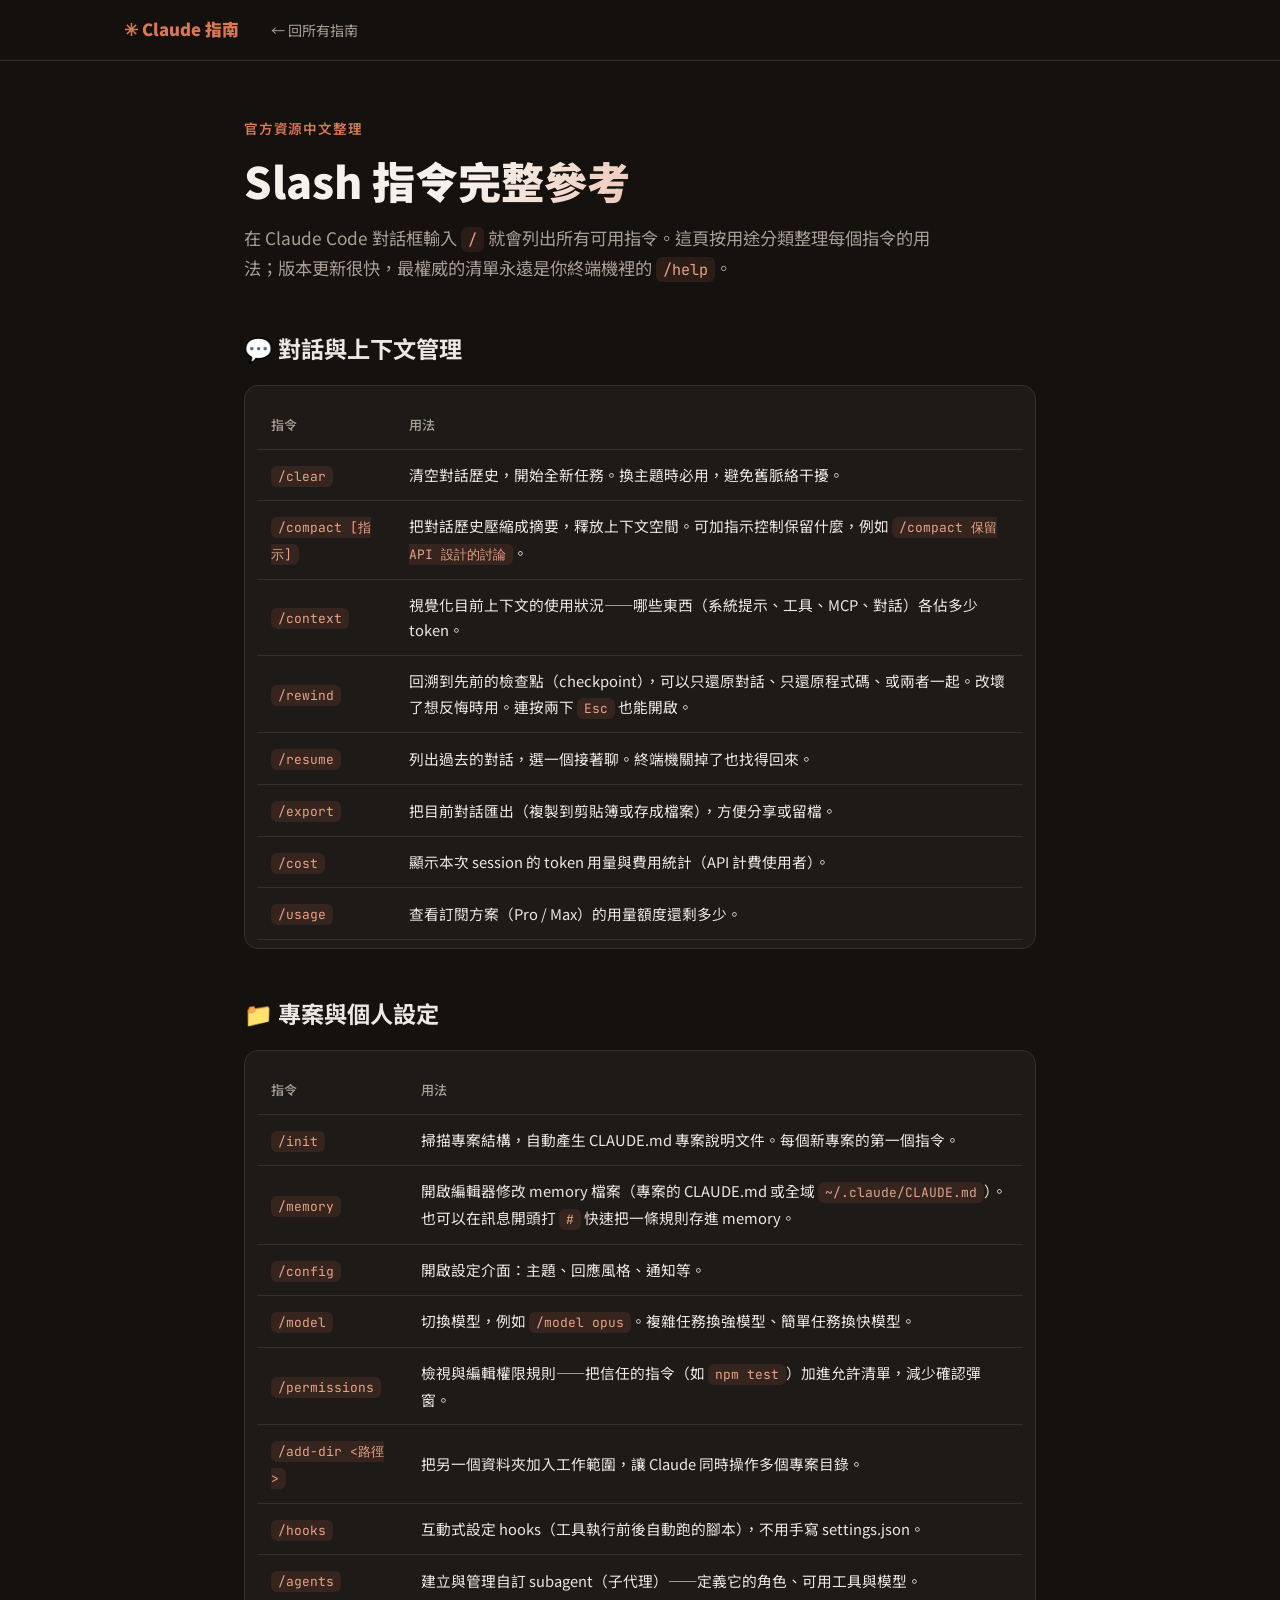
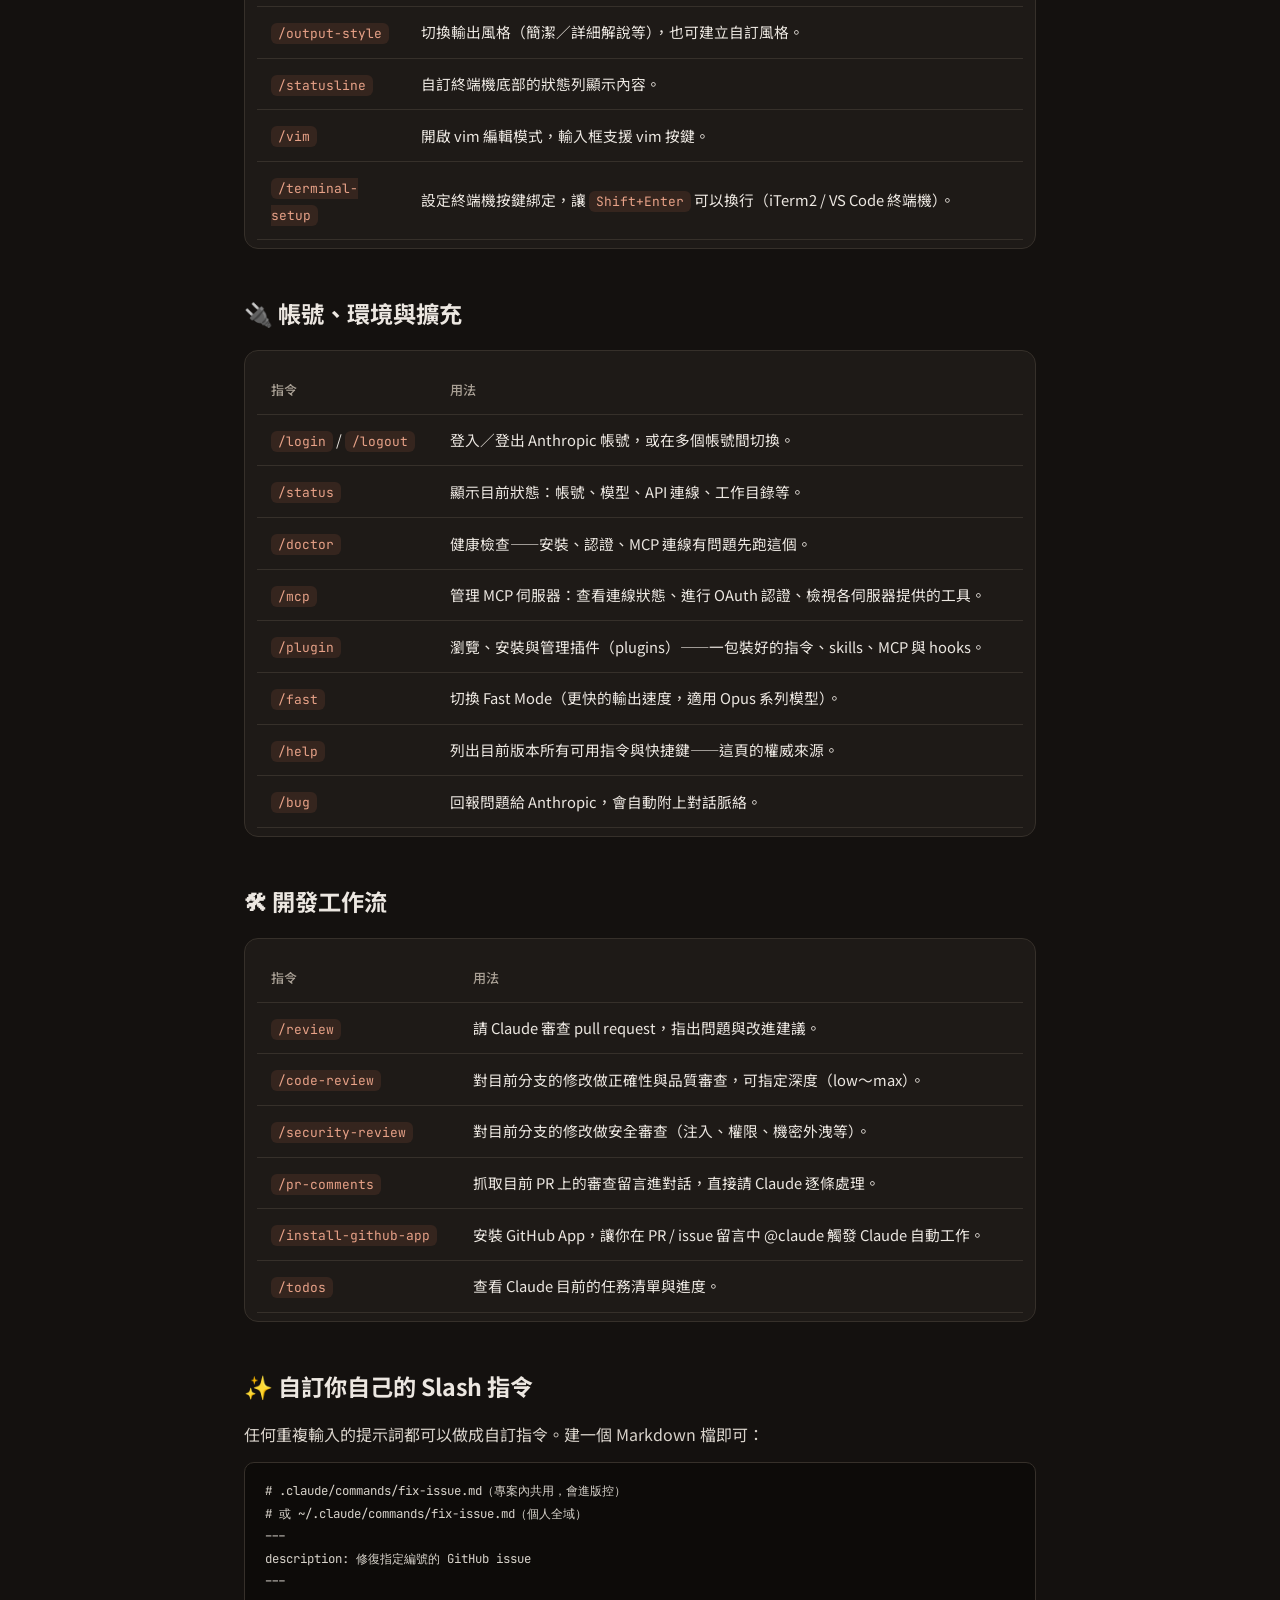
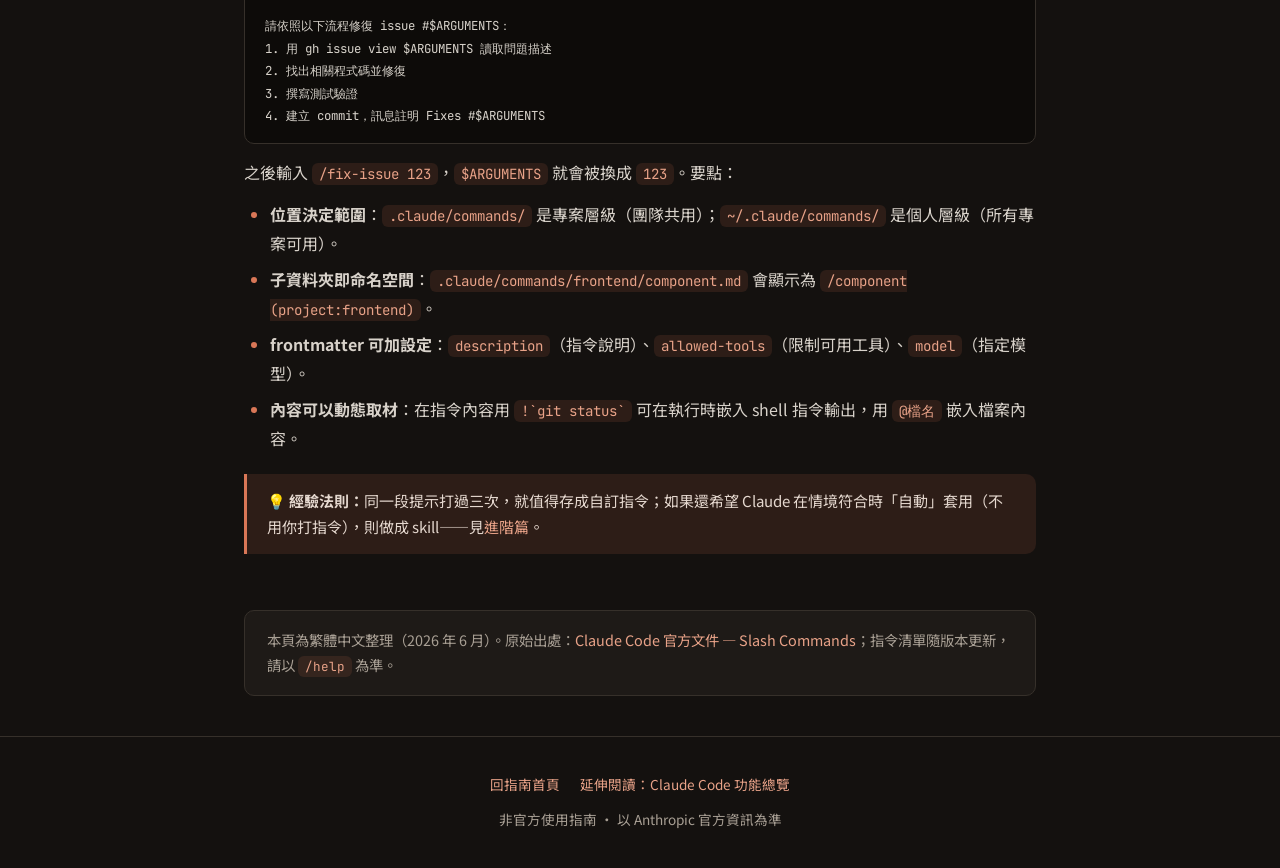
<file: guides/slash-commands.html>
<!DOCTYPE html>
<html lang="zh-Hant">
<head>
<meta charset="UTF-8">
<meta name="viewport" content="width=device-width, initial-scale=1.0">
<title>Slash 指令完整參考 — Claude 使用指南</title>
<meta name="description" content="Claude Code 所有 slash command 的用法：對話管理、專案設定、帳號環境、開發工作流，以及如何自訂指令，繁體中文整理。">
<link rel="preconnect" href="https://fonts.googleapis.com">
<link rel="preconnect" href="https://fonts.gstatic.com" crossorigin>
<link href="https://fonts.googleapis.com/css2?family=Noto+Sans+TC:wght@400;500;700;900&family=JetBrains+Mono:wght@400;600&display=swap" rel="stylesheet">
<link rel="stylesheet" href="../style.css">
</head>
<body>

<nav>
  <div class="nav-inner">
    <a class="nav-logo" href="../index.html">✳ Claude 指南</a>
    <a class="nav-link" href="../index.html#resources">← 回所有指南</a>
  </div>
</nav>

<main class="article">
  <div class="crumb">官方資源中文整理</div>
  <h1>Slash 指令完整參考</h1>
  <p class="lead">在 Claude Code 對話框輸入 <code>/</code> 就會列出所有可用指令。這頁按用途分類整理每個指令的用法；版本更新很快，最權威的清單永遠是你終端機裡的 <code>/help</code>。</p>

  <h2>💬 對話與上下文管理</h2>
  <div class="table-wrap">
    <table>
      <thead><tr><th>指令</th><th>用法</th></tr></thead>
      <tbody>
        <tr><td><code>/clear</code></td><td>清空對話歷史，開始全新任務。換主題時必用，避免舊脈絡干擾。</td></tr>
        <tr><td><code>/compact [指示]</code></td><td>把對話歷史壓縮成摘要，釋放上下文空間。可加指示控制保留什麼，例如 <code>/compact 保留 API 設計的討論</code>。</td></tr>
        <tr><td><code>/context</code></td><td>視覺化目前上下文的使用狀況——哪些東西（系統提示、工具、MCP、對話）各佔多少 token。</td></tr>
        <tr><td><code>/rewind</code></td><td>回溯到先前的檢查點（checkpoint），可以只還原對話、只還原程式碼、或兩者一起。改壞了想反悔時用。連按兩下 <code>Esc</code> 也能開啟。</td></tr>
        <tr><td><code>/resume</code></td><td>列出過去的對話，選一個接著聊。終端機關掉了也找得回來。</td></tr>
        <tr><td><code>/export</code></td><td>把目前對話匯出（複製到剪貼簿或存成檔案），方便分享或留檔。</td></tr>
        <tr><td><code>/cost</code></td><td>顯示本次 session 的 token 用量與費用統計（API 計費使用者）。</td></tr>
        <tr><td><code>/usage</code></td><td>查看訂閱方案（Pro / Max）的用量額度還剩多少。</td></tr>
      </tbody>
    </table>
  </div>

  <h2>📁 專案與個人設定</h2>
  <div class="table-wrap">
    <table>
      <thead><tr><th>指令</th><th>用法</th></tr></thead>
      <tbody>
        <tr><td><code>/init</code></td><td>掃描專案結構，自動產生 CLAUDE.md 專案說明文件。每個新專案的第一個指令。</td></tr>
        <tr><td><code>/memory</code></td><td>開啟編輯器修改 memory 檔案（專案的 CLAUDE.md 或全域 <code>~/.claude/CLAUDE.md</code>）。也可以在訊息開頭打 <code>#</code> 快速把一條規則存進 memory。</td></tr>
        <tr><td><code>/config</code></td><td>開啟設定介面：主題、回應風格、通知等。</td></tr>
        <tr><td><code>/model</code></td><td>切換模型，例如 <code>/model opus</code>。複雜任務換強模型、簡單任務換快模型。</td></tr>
        <tr><td><code>/permissions</code></td><td>檢視與編輯權限規則——把信任的指令（如 <code>npm test</code>）加進允許清單，減少確認彈窗。</td></tr>
        <tr><td><code>/add-dir &lt;路徑&gt;</code></td><td>把另一個資料夾加入工作範圍，讓 Claude 同時操作多個專案目錄。</td></tr>
        <tr><td><code>/hooks</code></td><td>互動式設定 hooks（工具執行前後自動跑的腳本），不用手寫 settings.json。</td></tr>
        <tr><td><code>/agents</code></td><td>建立與管理自訂 subagent（子代理）——定義它的角色、可用工具與模型。</td></tr>
        <tr><td><code>/output-style</code></td><td>切換輸出風格（簡潔／詳細解說等），也可建立自訂風格。</td></tr>
        <tr><td><code>/statusline</code></td><td>自訂終端機底部的狀態列顯示內容。</td></tr>
        <tr><td><code>/vim</code></td><td>開啟 vim 編輯模式，輸入框支援 vim 按鍵。</td></tr>
        <tr><td><code>/terminal-setup</code></td><td>設定終端機按鍵綁定，讓 <code>Shift+Enter</code> 可以換行（iTerm2 / VS Code 終端機）。</td></tr>
      </tbody>
    </table>
  </div>

  <h2>🔌 帳號、環境與擴充</h2>
  <div class="table-wrap">
    <table>
      <thead><tr><th>指令</th><th>用法</th></tr></thead>
      <tbody>
        <tr><td><code>/login</code> / <code>/logout</code></td><td>登入／登出 Anthropic 帳號，或在多個帳號間切換。</td></tr>
        <tr><td><code>/status</code></td><td>顯示目前狀態：帳號、模型、API 連線、工作目錄等。</td></tr>
        <tr><td><code>/doctor</code></td><td>健康檢查——安裝、認證、MCP 連線有問題先跑這個。</td></tr>
        <tr><td><code>/mcp</code></td><td>管理 MCP 伺服器：查看連線狀態、進行 OAuth 認證、檢視各伺服器提供的工具。</td></tr>
        <tr><td><code>/plugin</code></td><td>瀏覽、安裝與管理插件（plugins）——一包裝好的指令、skills、MCP 與 hooks。</td></tr>
        <tr><td><code>/fast</code></td><td>切換 Fast Mode（更快的輸出速度，適用 Opus 系列模型）。</td></tr>
        <tr><td><code>/help</code></td><td>列出目前版本所有可用指令與快捷鍵——這頁的權威來源。</td></tr>
        <tr><td><code>/bug</code></td><td>回報問題給 Anthropic，會自動附上對話脈絡。</td></tr>
      </tbody>
    </table>
  </div>

  <h2>🛠 開發工作流</h2>
  <div class="table-wrap">
    <table>
      <thead><tr><th>指令</th><th>用法</th></tr></thead>
      <tbody>
        <tr><td><code>/review</code></td><td>請 Claude 審查 pull request，指出問題與改進建議。</td></tr>
        <tr><td><code>/code-review</code></td><td>對目前分支的修改做正確性與品質審查，可指定深度（low～max）。</td></tr>
        <tr><td><code>/security-review</code></td><td>對目前分支的修改做安全審查（注入、權限、機密外洩等）。</td></tr>
        <tr><td><code>/pr-comments</code></td><td>抓取目前 PR 上的審查留言進對話，直接請 Claude 逐條處理。</td></tr>
        <tr><td><code>/install-github-app</code></td><td>安裝 GitHub App，讓你在 PR / issue 留言中 @claude 觸發 Claude 自動工作。</td></tr>
        <tr><td><code>/todos</code></td><td>查看 Claude 目前的任務清單與進度。</td></tr>
      </tbody>
    </table>
  </div>

  <h2>✨ 自訂你自己的 Slash 指令</h2>
  <p>任何重複輸入的提示詞都可以做成自訂指令。建一個 Markdown 檔即可：</p>
  <pre><code># .claude/commands/fix-issue.md（專案內共用，會進版控）
# 或 ~/.claude/commands/fix-issue.md（個人全域）
---
description: 修復指定編號的 GitHub issue
---

請依照以下流程修復 issue #$ARGUMENTS：
1. 用 gh issue view $ARGUMENTS 讀取問題描述
2. 找出相關程式碼並修復
3. 撰寫測試驗證
4. 建立 commit，訊息註明 Fixes #$ARGUMENTS</code></pre>
  <p>之後輸入 <code>/fix-issue 123</code>，<code>$ARGUMENTS</code> 就會被換成 <code>123</code>。要點：</p>
  <ul>
    <li><strong>位置決定範圍</strong>：<code>.claude/commands/</code> 是專案層級（團隊共用）；<code>~/.claude/commands/</code> 是個人層級（所有專案可用）。</li>
    <li><strong>子資料夾即命名空間</strong>：<code>.claude/commands/frontend/component.md</code> 會顯示為 <code>/component (project:frontend)</code>。</li>
    <li><strong>frontmatter 可加設定</strong>：<code>description</code>（指令說明）、<code>allowed-tools</code>（限制可用工具）、<code>model</code>（指定模型）。</li>
    <li><strong>內容可以動態取材</strong>：在指令內容用 <code>!`git status`</code> 可在執行時嵌入 shell 指令輸出，用 <code>@檔名</code> 嵌入檔案內容。</li>
  </ul>

  <div class="callout">💡 <strong>經驗法則：</strong>同一段提示打過三次，就值得存成自訂指令；如果還希望 Claude 在情境符合時「自動」套用（不用你打指令），則做成 skill——見<a href="claude-code-advanced.html">進階篇</a>。</div>

  <div class="source-note">本頁為繁體中文整理（2026 年 6 月）。原始出處：<a href="https://code.claude.com/docs/en/slash-commands" target="_blank" rel="noopener">Claude Code 官方文件 — Slash Commands</a>；指令清單隨版本更新，請以 <code>/help</code> 為準。</div>
</main>

<footer>
  <div class="links">
    <a href="../index.html">回指南首頁</a>
    <a href="claude-code-docs.html">延伸閱讀：Claude Code 功能總覽</a>
  </div>
  <div>非官方使用指南 · 以 Anthropic 官方資訊為準</div>
</footer>

</body>
</html>
</file>
<file: style.css>
:root {
    --bg: #14110f;
    --bg-card: #1e1a17;
    --bg-card-hover: #262019;
    --border: #36302a;
    --text: #ece7e1;
    --text-dim: #a89f94;
    --accent: #d97757;
    --accent-soft: #e8a288;
    --accent-bg: rgba(217, 119, 87, 0.12);
    --green: #7fb069;
    --blue: #6ca0dc;
    --radius: 14px;
  }
  * { margin: 0; padding: 0; box-sizing: border-box; }
  html { scroll-behavior: smooth; scroll-padding-top: 80px; }
  body {
    font-family: "Noto Sans TC", -apple-system, BlinkMacSystemFont, sans-serif;
    background: var(--bg);
    color: var(--text);
    line-height: 1.75;
  }
  code, pre {
    font-family: "JetBrains Mono", ui-monospace, SFMono-Regular, monospace;
    font-size: 0.88em;
  }
  code {
    background: var(--accent-bg);
    color: var(--accent-soft);
    padding: 2px 7px;
    border-radius: 6px;
  }
  pre {
    background: #0d0b09;
    border: 1px solid var(--border);
    border-radius: 10px;
    padding: 16px 20px;
    overflow-x: auto;
    margin: 14px 0;
    line-height: 1.6;
  }
  pre code { background: none; padding: 0; color: #d8d3cb; }
  a { color: var(--accent-soft); text-decoration: none; }
  a:hover { text-decoration: underline; }

  /* Nav */
  nav {
    position: sticky; top: 0; z-index: 100;
    background: rgba(20, 17, 15, 0.85);
    backdrop-filter: blur(12px);
    border-bottom: 1px solid var(--border);
  }
  .nav-inner {
    max-width: 1080px; margin: 0 auto; padding: 0 24px;
    display: flex; align-items: center; gap: 8px;
    height: 60px; overflow-x: auto;
  }
  .nav-logo {
    font-weight: 900; color: var(--accent); font-size: 1.05rem;
    white-space: nowrap; margin-right: 12px;
  }
  nav a.nav-link {
    color: var(--text-dim); font-size: 0.88rem; white-space: nowrap;
    padding: 6px 12px; border-radius: 8px; transition: all .2s;
  }
  nav a.nav-link:hover { color: var(--text); background: var(--bg-card); text-decoration: none; }

  /* Hero */
  header {
    max-width: 1080px; margin: 0 auto; padding: 90px 24px 60px;
    text-align: center; position: relative;
  }
  .hero-badge {
    display: inline-block; background: var(--accent-bg); color: var(--accent-soft);
    border: 1px solid rgba(217,119,87,.35); border-radius: 999px;
    padding: 5px 16px; font-size: 0.85rem; font-weight: 500; margin-bottom: 24px;
  }
  h1 {
    font-size: clamp(2.2rem, 5.5vw, 3.6rem); font-weight: 900; line-height: 1.25;
    background: linear-gradient(120deg, #f5f0ea 30%, var(--accent-soft) 70%, var(--accent));
    -webkit-background-clip: text; background-clip: text; -webkit-text-fill-color: transparent;
    margin-bottom: 20px;
  }
  .hero-sub {
    color: var(--text-dim); font-size: 1.12rem; max-width: 640px; margin: 0 auto;
  }
  .hero-meta { margin-top: 28px; color: var(--text-dim); font-size: .85rem; }

  /* Layout */
  main { max-width: 1080px; margin: 0 auto; padding: 0 24px 80px; }
  section { margin-bottom: 72px; }
  h2 {
    font-size: 1.75rem; font-weight: 700; margin-bottom: 8px;
    display: flex; align-items: center; gap: 12px;
  }
  .sec-num {
    color: var(--accent); font-size: 1rem; font-weight: 600;
    font-family: "JetBrains Mono", monospace;
  }
  .sec-desc { color: var(--text-dim); margin-bottom: 28px; max-width: 720px; }
  h3 { font-size: 1.15rem; font-weight: 700; margin: 24px 0 10px; color: var(--accent-soft); }

  .grid { display: grid; gap: 16px; }
  .grid-2 { grid-template-columns: repeat(auto-fit, minmax(300px, 1fr)); }
  .grid-3 { grid-template-columns: repeat(auto-fit, minmax(250px, 1fr)); }

  .card {
    background: var(--bg-card); border: 1px solid var(--border);
    border-radius: var(--radius); padding: 22px 24px; transition: all .25s;
  }
  .card:hover { background: var(--bg-card-hover); border-color: #4a4138; transform: translateY(-2px); }
  .card h4 { font-size: 1.02rem; font-weight: 700; margin-bottom: 8px; }
  .card p { color: var(--text-dim); font-size: 0.92rem; }
  .card .tag {
    display: inline-block; font-size: 0.72rem; font-weight: 600; padding: 2px 10px;
    border-radius: 999px; margin-bottom: 10px; letter-spacing: .03em;
  }
  .tag-new { background: rgba(127,176,105,.15); color: var(--green); }
  .tag-hot { background: var(--accent-bg); color: var(--accent-soft); }
  .tag-pro { background: rgba(108,160,220,.15); color: var(--blue); }

  /* Model table */
  table { width: 100%; border-collapse: collapse; font-size: 0.92rem; margin-top: 8px; }
  th, td { text-align: left; padding: 12px 14px; border-bottom: 1px solid var(--border); }
  th { color: var(--text-dim); font-weight: 500; font-size: 0.82rem; }
  td strong { color: var(--accent-soft); }
  .table-wrap { overflow-x: auto; background: var(--bg-card); border: 1px solid var(--border); border-radius: var(--radius); padding: 8px 12px; }

  /* Tips list */
  .tip {
    display: flex; gap: 16px; background: var(--bg-card); border: 1px solid var(--border);
    border-radius: var(--radius); padding: 20px 24px; margin-bottom: 14px;
  }
  .tip-num {
    flex-shrink: 0; width: 34px; height: 34px; border-radius: 10px;
    background: var(--accent-bg); color: var(--accent); font-weight: 700;
    display: flex; align-items: center; justify-content: center; font-size: 0.95rem;
  }
  .tip h4 { font-weight: 700; margin-bottom: 4px; }
  .tip p { color: var(--text-dim); font-size: 0.92rem; }

  .callout {
    border-left: 3px solid var(--accent); background: var(--accent-bg);
    border-radius: 0 10px 10px 0; padding: 14px 20px; margin: 18px 0;
    font-size: 0.94rem; color: #e5d8cf;
  }

  footer {
    border-top: 1px solid var(--border); padding: 36px 24px; text-align: center;
    color: var(--text-dim); font-size: 0.85rem;
  }
  footer .links { margin-bottom: 12px; display: flex; gap: 20px; justify-content: center; flex-wrap: wrap; }

  @media (max-width: 640px) {
    .tip { flex-direction: column; gap: 10px; }
    header { padding: 56px 20px 40px; }
  }

/* ===== Guide article pages ===== */
.article { max-width: 840px; margin: 0 auto; padding: 56px 24px 40px; }
.article .crumb { color: var(--accent); font-size: .85rem; font-weight: 600; letter-spacing: .06em; margin-bottom: 12px; }
.article h1 { text-align: left; font-size: clamp(1.9rem, 4.5vw, 2.7rem); margin-bottom: 16px; }
.article .lead { color: var(--text-dim); font-size: 1.08rem; margin-bottom: 40px; max-width: 700px; }
.article h2 { font-size: 1.45rem; font-weight: 700; margin: 44px 0 14px; }
.article h3 { margin: 28px 0 10px; }
.article p { margin-bottom: 14px; color: #d8d2ca; }
.article ul, .article ol { margin: 0 0 18px 26px; color: #d8d2ca; }
.article li { margin-bottom: 8px; }
.article li::marker { color: var(--accent); }
.article .table-wrap { margin: 16px 0 24px; }
.article .callout { margin: 22px 0; }
.source-note { margin-top: 56px; padding: 16px 22px; background: var(--bg-card); border: 1px solid var(--border); border-radius: 10px; font-size: .9rem; color: var(--text-dim); }
.card h4 a { color: var(--text); }
.card h4 a:hover { color: var(--accent-soft); text-decoration: none; }
a.nav-logo { text-decoration: none; }
</file>
